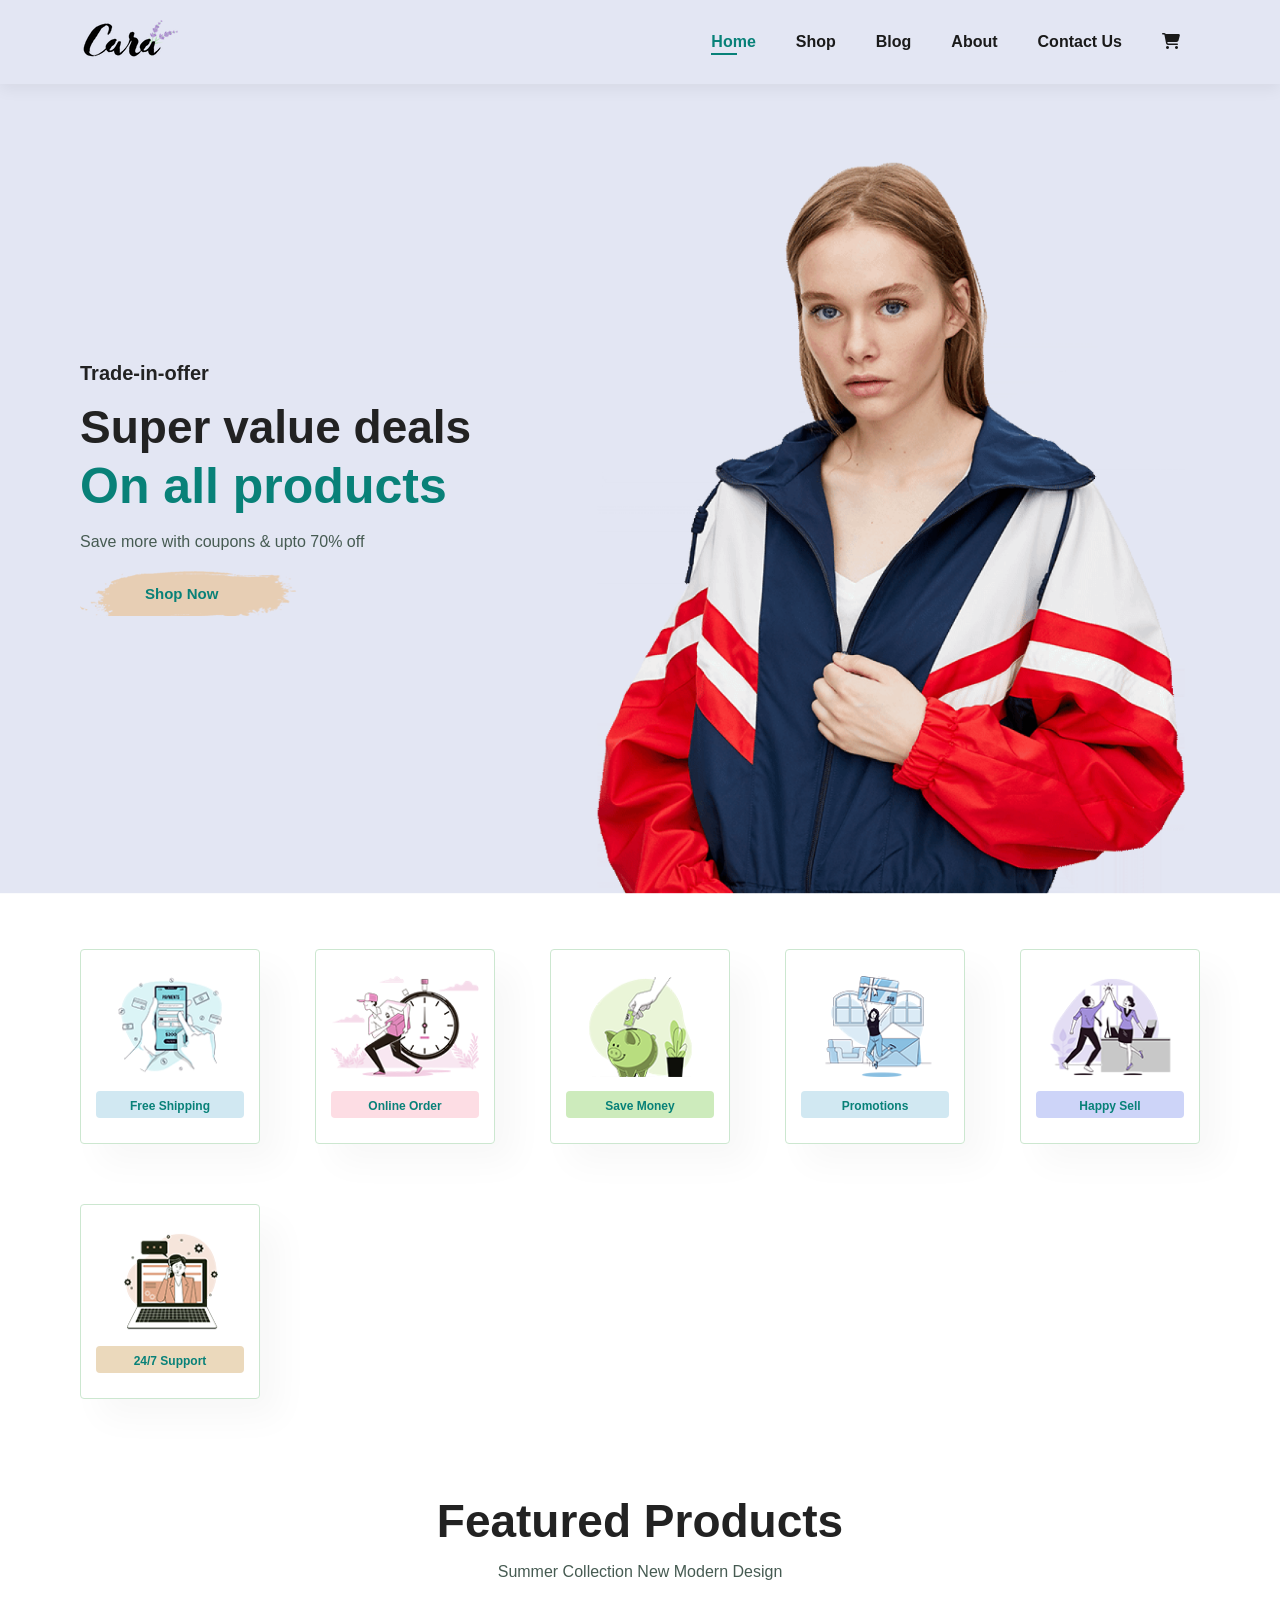
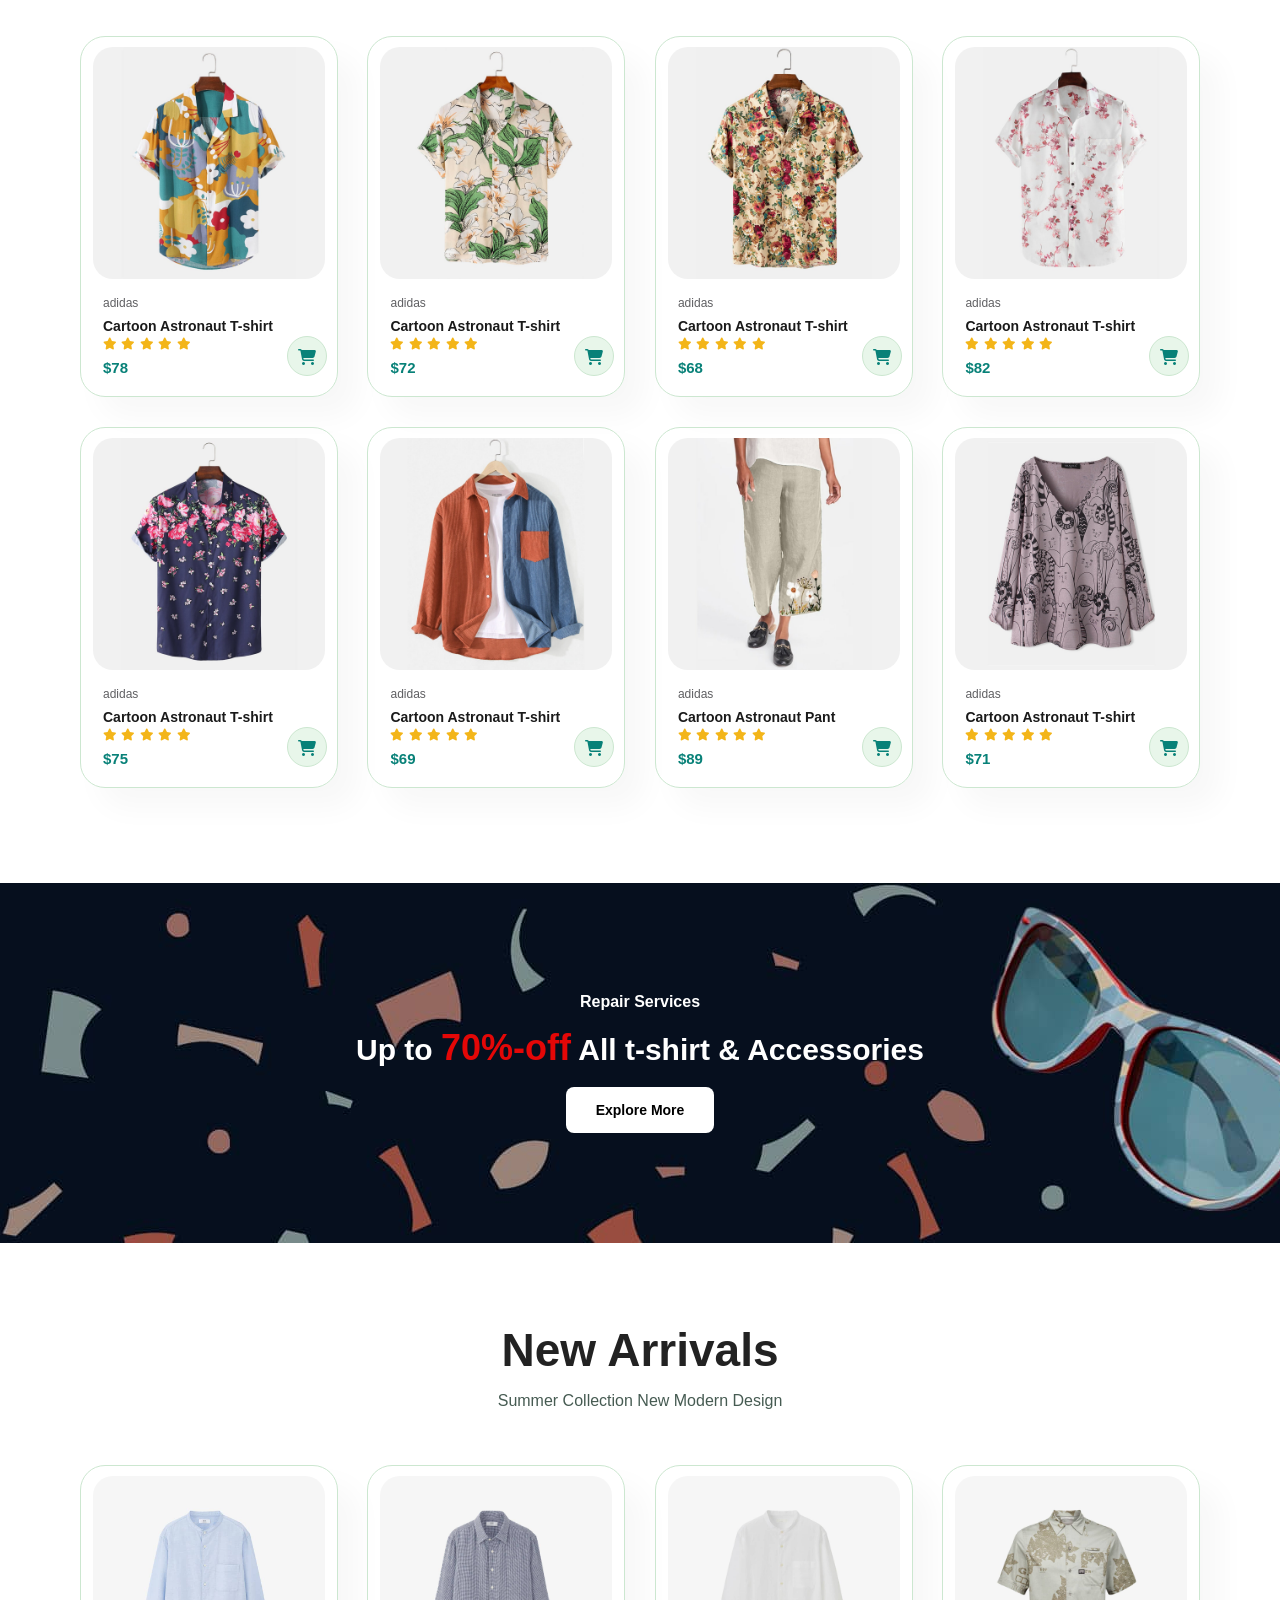
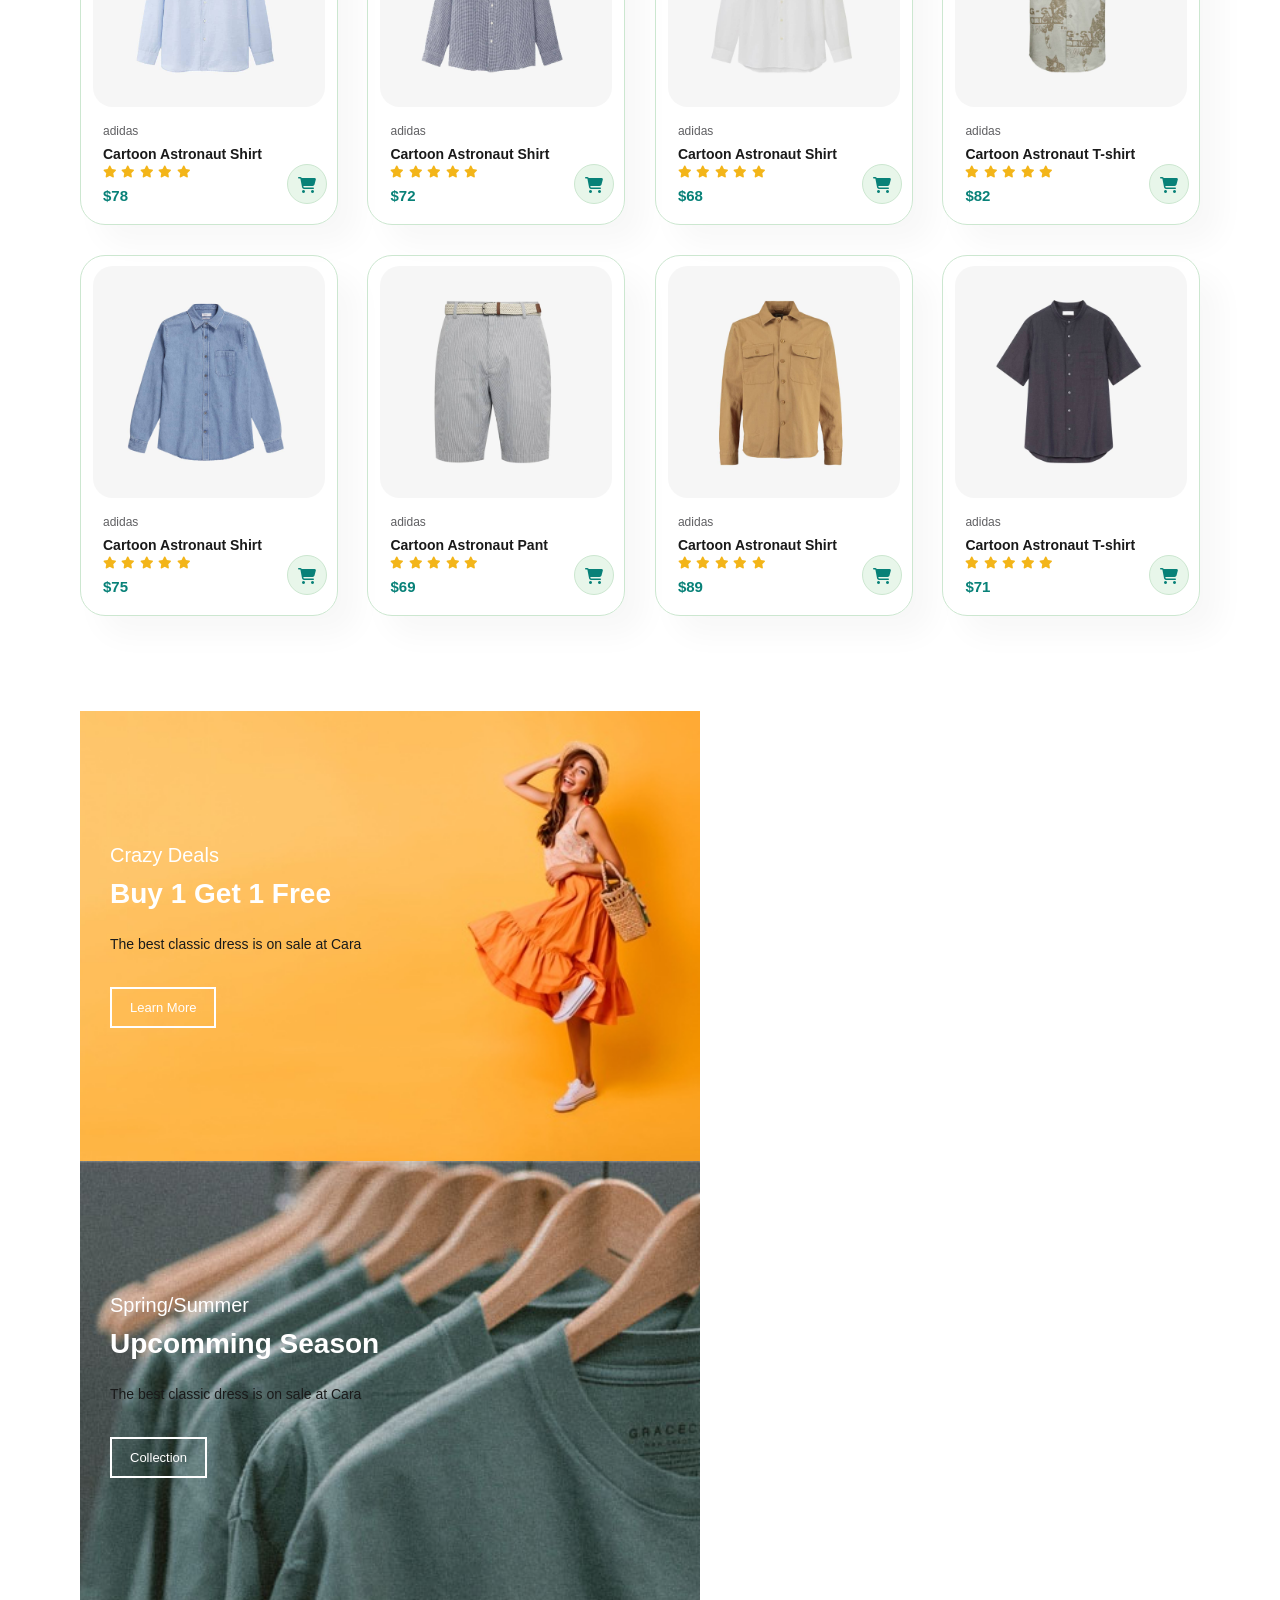
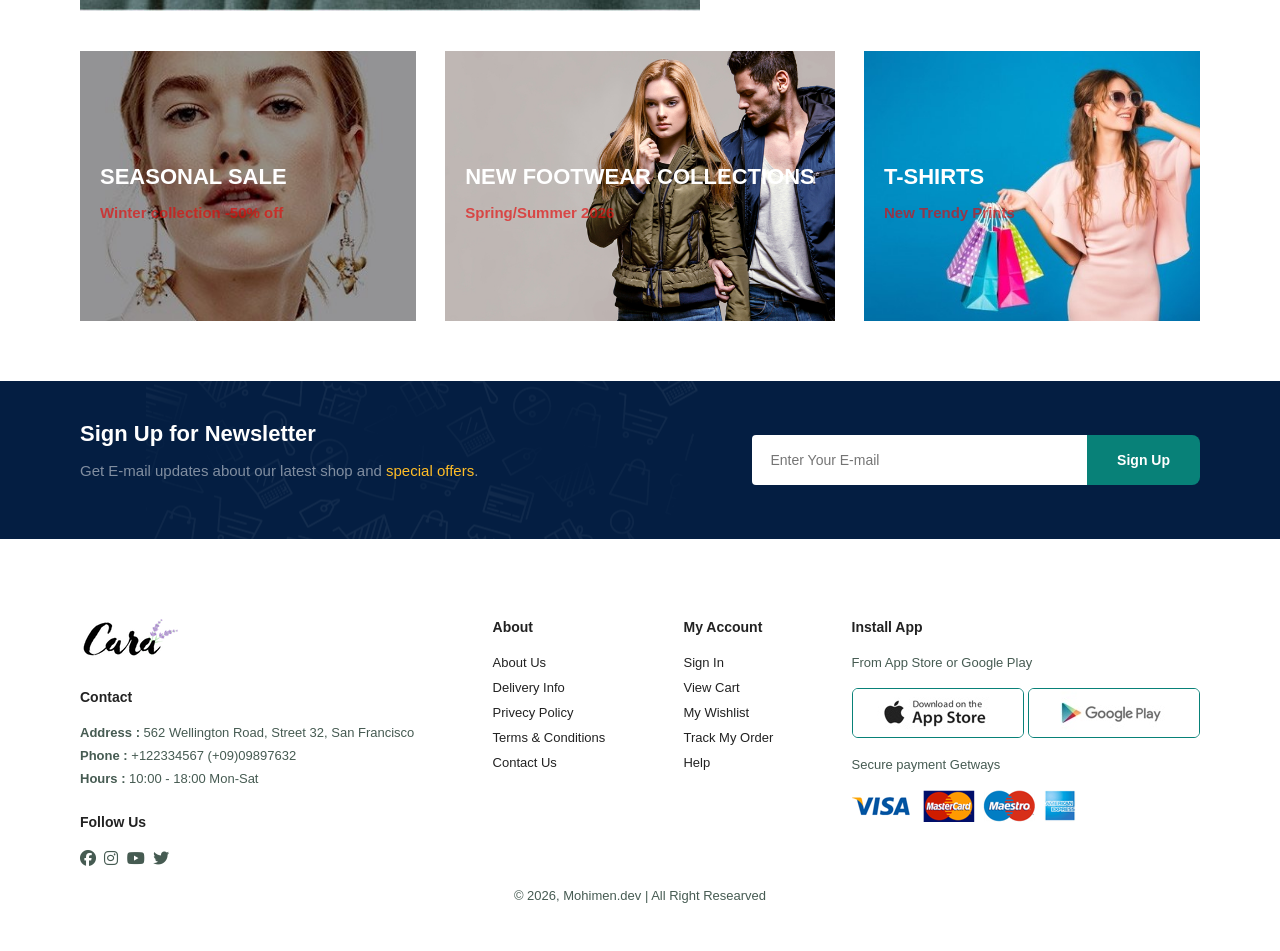
<file: index.html>
<!DOCTYPE html>
<html lang="en">
<head>
    <meta charset="UTF-8">
    <meta name="viewport" content="width=device-width, initial-scale=1.0">
    <title>e-commerce website</title>
    <link rel="stylesheet" href="style.css">
    <!-- font awesome -->
    <link rel="stylesheet" href="https://cdnjs.cloudflare.com/ajax/libs/font-awesome/6.7.2/css/all.min.css">
</head>
<body>
    <section id="header">
        <a href="#"><img src="img and icons/logo.png" class="logo" alt="logo"></a>
        <div>
            <ul id="navbar">
                 <li><a class="active" href="index.html">Home</a></li>
                 <li><a href="shop.html">Shop</a></li>
                 <li><a href="blog.html">Blog</a></li>
                 <li><a href="about.html">About</a></li>
                 <li><a href="contact.html">Contact Us</a></li>
                 <li><a href="cart.html" class="lg-bag"><i class="fa-solid fa-cart-shopping"></i></a></li>
                 <a href="#" id="close"><i class="fa-solid fa-xmark"></i></a>
            </ul>
        </div>
        <div id="mobile">
            <a href="cart.html"><i class="fa-solid fa-cart-shopping"></i></a>
            <i id="bar" class="fas fa-outdent "></i>
        </div>
    </section>

    <section id="hero">
        <h4>Trade-in-offer</h4>
        <h2>Super value deals</h2>
        <h1>On all products</h1>
        <p>Save more with coupons & upto 70% off</p>
        <button>Shop Now</button>
    </section>

    <section id="feature" class="section-p1">
        <div  class="fe-box">
           <img src="img and icons/feature/f1.png" alt="feature">
           <h6>Free Shipping</h6>
        </div>
        <div  class="fe-box">
           <img src="img and icons/feature/f2.png" alt="feature">
           <h6>Online Order</h6>
        </div>
        <div  class="fe-box">
           <img src="img and icons/feature/f3.png" alt="feature">
           <h6>Save Money</h6>
        </div>
        <div  class="fe-box">
           <img src="img and icons/feature/f4.png" alt="feature">
           <h6>Promotions</h6>
        </div>
        <div  class="fe-box">
           <img src="img and icons/feature/f5.png" alt="feature">
           <h6>Happy Sell</h6>
        </div>
        <div  class="fe-box">
           <img src="img and icons/feature/f6.png" alt="feature">
           <h6>24/7 Support</h6>
        </div>
    </section>

    <section id="product1" class="section-p1">
        <h2>Featured Products</h2>
        <p>Summer Collection New Modern Design</p>
        <div class="pro-container">
            <div class="pro">
                <img src="img and icons/products/f1.jpg" alt="">
                <div class="des">
                    <span>adidas</span>
                    <h5>Cartoon Astronaut T-shirt</h5>
                    <div class="star">
                        <i class="fa-solid fa-star"></i>
                        <i class="fa-solid fa-star"></i>
                        <i class="fa-solid fa-star"></i>
                        <i class="fa-solid fa-star"></i>
                        <i class="fa-solid fa-star"></i>
                    </div>
                    <h4>$78</h4>
                </div>
                <a href="#"><i class="fa-solid fa-cart-shopping cart"></i></a>
            </div>
            <div class="pro">
                <img src="img and icons/products/f2.jpg" alt="">
                <div class="des">
                    <span>adidas</span>
                    <h5>Cartoon Astronaut T-shirt</h5>
                    <div class="star">
                        <i class="fa-solid fa-star"></i>
                        <i class="fa-solid fa-star"></i>
                        <i class="fa-solid fa-star"></i>
                        <i class="fa-solid fa-star"></i>
                        <i class="fa-solid fa-star"></i>
                    </div>
                    <h4>$72</h4>
                </div>
                <a href="#"><i class="fa-solid fa-cart-shopping cart"></i></a>
            </div>
            <div class="pro">
                <img src="img and icons/products/f3.jpg" alt="">
                <div class="des">
                    <span>adidas</span>
                    <h5>Cartoon Astronaut T-shirt</h5>
                    <div class="star">
                        <i class="fa-solid fa-star"></i>
                        <i class="fa-solid fa-star"></i>
                        <i class="fa-solid fa-star"></i>
                        <i class="fa-solid fa-star"></i>
                        <i class="fa-solid fa-star"></i>
                    </div>
                    <h4>$68</h4>
                </div>
                <a href="#"><i class="fa-solid fa-cart-shopping cart"></i></a>
            </div>
            <div class="pro">
                <img src="img and icons/products/f4.jpg" alt="">
                <div class="des">
                    <span>adidas</span>
                    <h5>Cartoon Astronaut T-shirt</h5>
                    <div class="star">
                        <i class="fa-solid fa-star"></i>
                        <i class="fa-solid fa-star"></i>
                        <i class="fa-solid fa-star"></i>
                        <i class="fa-solid fa-star"></i>
                        <i class="fa-solid fa-star"></i>
                    </div>
                    <h4>$82</h4>
                </div>
                <a href="#"><i class="fa-solid fa-cart-shopping cart"></i></a>
            </div>
            <div class="pro">
                <img src="img and icons/products/f5.jpg" alt="">
                <div class="des">
                    <span>adidas</span>
                    <h5>Cartoon Astronaut T-shirt</h5>
                    <div class="star">
                        <i class="fa-solid fa-star"></i>
                        <i class="fa-solid fa-star"></i>
                        <i class="fa-solid fa-star"></i>
                        <i class="fa-solid fa-star"></i>
                        <i class="fa-solid fa-star"></i>
                    </div>
                    <h4>$75</h4>
                </div>
                <a href="#"><i class="fa-solid fa-cart-shopping cart"></i></a>
            </div>
            <div class="pro">
                <img src="img and icons/products/f6.jpg" alt="">
                <div class="des">
                    <span>adidas</span>
                    <h5>Cartoon Astronaut T-shirt</h5>
                    <div class="star">
                        <i class="fa-solid fa-star"></i>
                        <i class="fa-solid fa-star"></i>
                        <i class="fa-solid fa-star"></i>
                        <i class="fa-solid fa-star"></i>
                        <i class="fa-solid fa-star"></i>
                    </div>
                    <h4>$69</h4>
                </div>
                <a href="#"><i class="fa-solid fa-cart-shopping cart"></i></a>
            </div>
            <div class="pro">
                <img src="img and icons/products/f7.jpg" alt="">
                <div class="des">
                    <span>adidas</span>
                    <h5>Cartoon Astronaut Pant</h5>
                    <div class="star">
                        <i class="fa-solid fa-star"></i>
                        <i class="fa-solid fa-star"></i>
                        <i class="fa-solid fa-star"></i>
                        <i class="fa-solid fa-star"></i>
                        <i class="fa-solid fa-star"></i>
                    </div>
                    <h4>$89</h4>
                </div>
                <a href="#"><i class="fa-solid fa-cart-shopping cart"></i></a>
            </div>
            <div class="pro">
                <img src="img and icons/products/f8.jpg" alt="">
                <div class="des">
                    <span>adidas</span>
                    <h5>Cartoon Astronaut T-shirt</h5>
                    <div class="star">
                        <i class="fa-solid fa-star"></i>
                        <i class="fa-solid fa-star"></i>
                        <i class="fa-solid fa-star"></i>
                        <i class="fa-solid fa-star"></i>
                        <i class="fa-solid fa-star"></i>
                    </div>
                    <h4>$71</h4>
                </div>
                <a href="#"><i class="fa-solid fa-cart-shopping cart"></i></a>
            </div>
        </div>
    </section>

    <section id="banner" class="section-m1">
       <h4>Repair Services</h4>
       <h2>Up to <span>70%-off</span> All t-shirt & Accessories</h2>
       <button class="normal">Explore More</button>
    </section>

    <section id="product1" class="section-p1">
      <h2>New Arrivals</h2>
      <p>Summer Collection New Modern Design</p>
        <div class="pro-container">
            <div class="pro">
                <img src="img and icons/products/n1.jpg" alt="">
                <div class="des">
                    <span>adidas</span>
                    <h5>Cartoon Astronaut Shirt</h5>
                    <div class="star">
                        <i class="fa-solid fa-star"></i>
                        <i class="fa-solid fa-star"></i>
                        <i class="fa-solid fa-star"></i>
                        <i class="fa-solid fa-star"></i>
                        <i class="fa-solid fa-star"></i>
                    </div>
                    <h4>$78</h4>
                </div>
                <a href="#"><i class="fa-solid fa-cart-shopping cart"></i></a>
            </div>
            <div class="pro">
                <img src="img and icons/products/n2.jpg" alt="">
                <div class="des">
                    <span>adidas</span>
                    <h5>Cartoon Astronaut Shirt</h5>
                    <div class="star">
                        <i class="fa-solid fa-star"></i>
                        <i class="fa-solid fa-star"></i>
                        <i class="fa-solid fa-star"></i>
                        <i class="fa-solid fa-star"></i>
                        <i class="fa-solid fa-star"></i>
                    </div>
                    <h4>$72</h4>
                </div>
                <a href="#"><i class="fa-solid fa-cart-shopping cart"></i></a>
            </div>
            <div class="pro">
                <img src="img and icons/products/n3.jpg" alt="">
                <div class="des">
                    <span>adidas</span>
                    <h5>Cartoon Astronaut Shirt</h5>
                    <div class="star">
                        <i class="fa-solid fa-star"></i>
                        <i class="fa-solid fa-star"></i>
                        <i class="fa-solid fa-star"></i>
                        <i class="fa-solid fa-star"></i>
                        <i class="fa-solid fa-star"></i>
                    </div>
                    <h4>$68</h4>
                </div>
                <a href="#"><i class="fa-solid fa-cart-shopping cart"></i></a>
            </div>
            <div class="pro">
                <img src="img and icons/products/n4.jpg" alt="">
                <div class="des">
                    <span>adidas</span>
                    <h5>Cartoon Astronaut T-shirt</h5>
                    <div class="star">
                        <i class="fa-solid fa-star"></i>
                        <i class="fa-solid fa-star"></i>
                        <i class="fa-solid fa-star"></i>
                        <i class="fa-solid fa-star"></i>
                        <i class="fa-solid fa-star"></i>
                    </div>
                    <h4>$82</h4>
                </div>
                <a href="#"><i class="fa-solid fa-cart-shopping cart"></i></a>
            </div>
            <div class="pro">
                <img src="img and icons/products/n5.jpg" alt="">
                <div class="des">
                    <span>adidas</span>
                    <h5>Cartoon Astronaut Shirt</h5>
                    <div class="star">
                        <i class="fa-solid fa-star"></i>
                        <i class="fa-solid fa-star"></i>
                        <i class="fa-solid fa-star"></i>
                        <i class="fa-solid fa-star"></i>
                        <i class="fa-solid fa-star"></i>
                    </div>
                    <h4>$75</h4>
                </div>
                <a href="#"><i class="fa-solid fa-cart-shopping cart"></i></a>
            </div>
            <div class="pro">
                <img src="img and icons/products/n6.jpg" alt="">
                <div class="des">
                    <span>adidas</span>
                    <h5>Cartoon Astronaut Pant</h5>
                    <div class="star">
                        <i class="fa-solid fa-star"></i>
                        <i class="fa-solid fa-star"></i>
                        <i class="fa-solid fa-star"></i>
                        <i class="fa-solid fa-star"></i>
                        <i class="fa-solid fa-star"></i>
                    </div>
                    <h4>$69</h4>
                </div>
                <a href="#"><i class="fa-solid fa-cart-shopping cart"></i></a>
            </div>
            <div class="pro">
                <img src="img and icons/products/n7.jpg" alt="">
                <div class="des">
                    <span>adidas</span>
                    <h5>Cartoon Astronaut Shirt</h5>
                    <div class="star">
                        <i class="fa-solid fa-star"></i>
                        <i class="fa-solid fa-star"></i>
                        <i class="fa-solid fa-star"></i>
                        <i class="fa-solid fa-star"></i>
                        <i class="fa-solid fa-star"></i>
                    </div>
                    <h4>$89</h4>
                </div>
                <a href="#"><i class="fa-solid fa-cart-shopping cart"></i></a>
            </div>
            <div class="pro">
                <img src="img and icons/products/n8.jpg" alt="">
                <div class="des">
                    <span>adidas</span>
                    <h5>Cartoon Astronaut T-shirt</h5>
                    <div class="star">
                        <i class="fa-solid fa-star"></i>
                        <i class="fa-solid fa-star"></i>
                        <i class="fa-solid fa-star"></i>
                        <i class="fa-solid fa-star"></i>
                        <i class="fa-solid fa-star"></i>
                    </div>
                    <h4>$71</h4>
                </div>
                <a href="#"><i class="fa-solid fa-cart-shopping cart"></i></a>
            </div>
        </div>
    </section>

    <section id="sm-banner" class="section-p1">
         <div class="banner-box">
            <h4>Crazy Deals</h4>
            <h2>Buy 1 Get 1 Free</h2>
            <p>The best classic dress is on sale at Cara</p>
            <button class="white">Learn More</button>
         </div>
         <div class="banner-box banner-box2">
            <h4>Spring/Summer</h4>
            <h2>Upcomming Season</h2>
            <p>The best classic dress is on sale at Cara</p>
            <button class="white">Collection</button>
         </div>
    </section>

    <section id="banner3">
         <div class="banner-box">
            <h2>SEASONAL SALE</h2>
            <h3>Winter collection -50% off</h3>
         </div>
         <div class="banner-box banner-box2">
            <h2>NEW FOOTWEAR COLLECTIONS</h2>
            <h3>Spring/Summer 2026</h3>
         </div>
         <div class="banner-box banner-box3">
            <h2>T-SHIRTS</h2>
            <h3>New Trendy Prints</h3>
         </div>
    </section>

    <section id="newsletter" class="section-p1 section-m1">
        <div class="newstext">
            <h4>Sign Up for Newsletter</h4>
            <p>Get E-mail updates about our latest shop and <span>special offers</span>.</p>
        </div>
        <div class="form">
            <input type="text" placeholder="Enter Your E-mail">
            <button class="normal">Sign Up</button>
        </div>
    </section>

    <footer class="section-p1">
        <div class="col">
             <img class="logo" src="img and icons/logo.png" alt="">
             <h4>Contact</h4>
             <p><strong>Address :</strong> 562 Wellington Road, Street 32, San Francisco</p>
             <p><strong>Phone :</strong> +122334567 (+09)09897632</p>
             <p><strong>Hours :</strong> 10:00 - 18:00  Mon-Sat</p>
             <div class="follow">
                <h4>Follow Us</h4>
                <div class="icon">
                    <i class="fa-brands fa-facebook"></i>
                    <i class="fa-brands fa-instagram"></i>
                    <i class="fa-brands fa-youtube"></i>
                    <i class="fa-brands fa-twitter"></i>
                </div>
             </div>
        </div>
        <div class="col">
            <h4>About</h4>
            <a href="#">About Us</a>
            <a href="#">Delivery Info</a>
            <a href="#">Privecy Policy</a>
            <a href="#">Terms & Conditions</a>
            <a href="#">Contact Us</a>
        </div>
        <div class="col">
            <h4>My Account</h4>
            <a href="#">Sign In</a>
            <a href="#">View Cart</a>
            <a href="#">My Wishlist</a>
            <a href="#">Track My Order</a>
            <a href="#">Help</a>
        </div>
        <div class="col install">
            <h4>Install App</h4>
            <p>From App Store or Google Play</p>
            <div class="row">
                <img src="img and icons/pay/app.jpg" alt="">
                <img src="img and icons/pay/play.jpg" alt="">
            </div>
            <p>Secure payment Getways</p>
            <img src="img and icons/pay/pay.png" alt="">
        </div>

        <div class="copyright">
           <p> &copy; 2026, Mohimen.dev | All Right Researved</p>
        </div>
    </footer>

    <script src="script.js"></script>
</body>
</html>
</file>
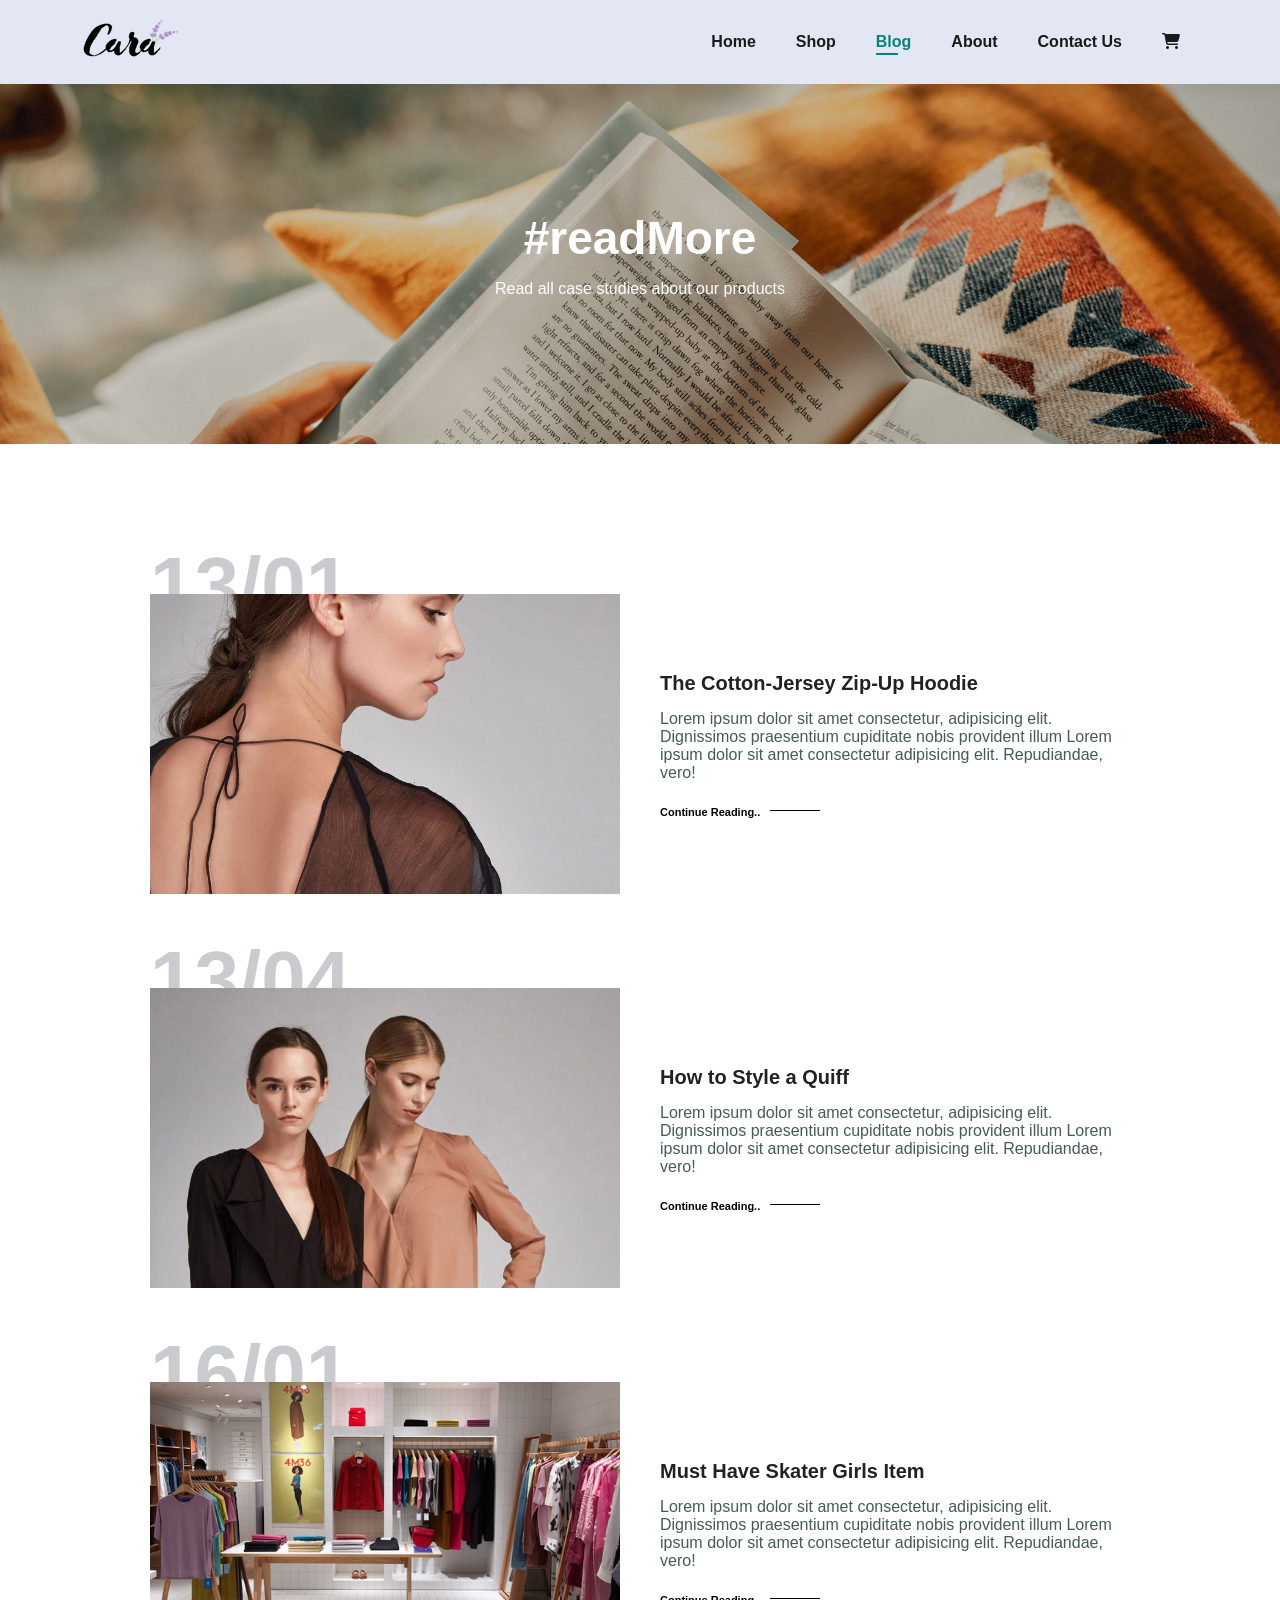
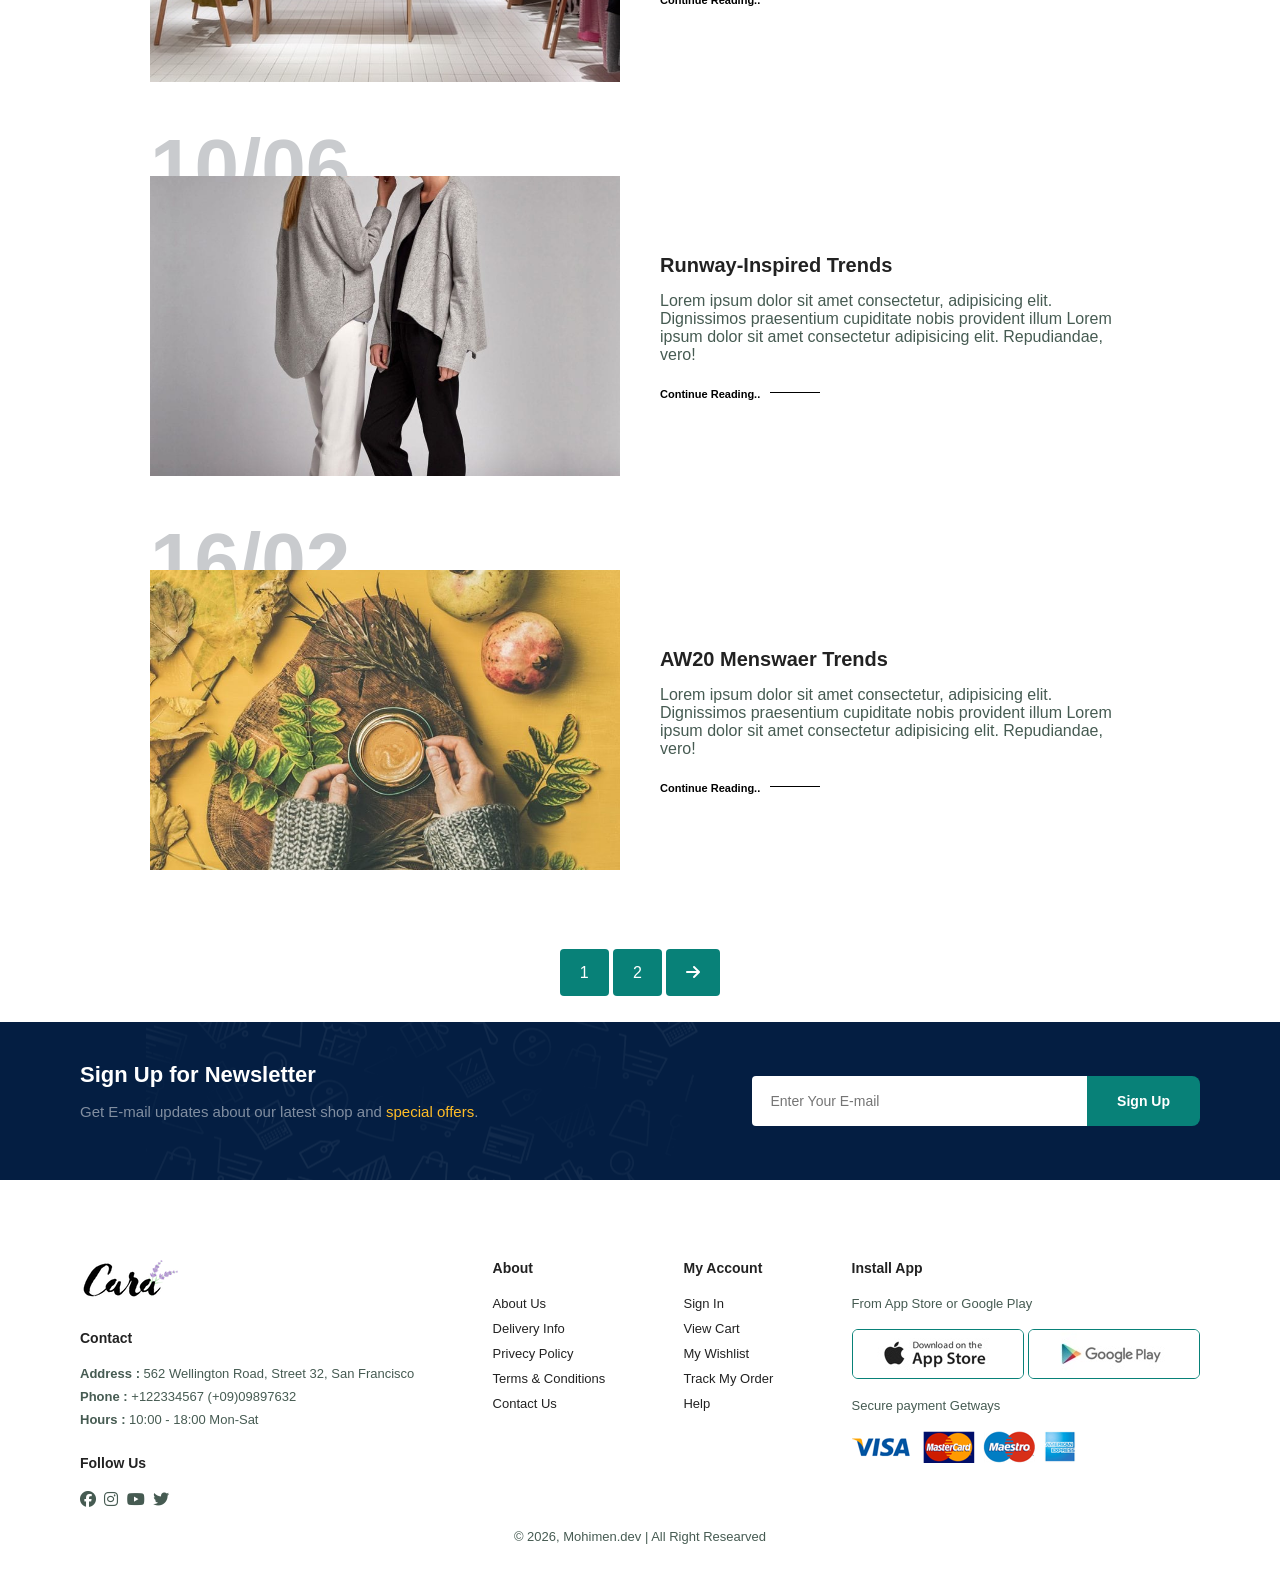
<file: blog.html>
<!DOCTYPE html>
<html lang="en">
<head>
    <meta charset="UTF-8">
    <meta name="viewport" content="width=device-width, initial-scale=1.0">
    <title>Blog</title>
    <link rel="stylesheet" href="style.css">
    <!-- font awesome -->
    <link rel="stylesheet" href="https://cdnjs.cloudflare.com/ajax/libs/font-awesome/6.7.2/css/all.min.css">
</head>
<body>
    <section id="header">
        <a href="#"><img src="img and icons/logo.png" class="logo" alt="logo"></a>
        <div>
            <ul id="navbar">
                 <li><a href="index.html">Home</a></li>
                 <li><a href="shop.html">Shop</a></li>
                 <li><a class="active" href="blog.html">Blog</a></li>
                 <li><a href="about.html">About</a></li>
                 <li><a href="contact.html">Contact Us</a></li>
                 <li><a href="cart.html" class="lg-bag"><i class="fa-solid fa-cart-shopping"></i></a></li>
                 <a href="#" id="close"><i class="fa-solid fa-xmark"></i></a>
            </ul>
        </div>
        <div id="mobile">
            <a href="cart.html"><i class="fa-solid fa-cart-shopping"></i></a>
            <i id="bar" class="fas fa-outdent "></i>
        </div>
    </section>

    <section id="blog-page-header">
        <h2>#readMore</h2>
        <p>Read all case studies about our products</p>
    </section>

    <section id="blog">
        <div class="blog-box">
            <div class="blog-img">
                <img src="img and icons/blog/b1.jpg" alt="">
            </div>
            <div class="blog-details">
                <h4>The Cotton-Jersey Zip-Up Hoodie</h4>
                <p>Lorem ipsum dolor sit amet consectetur, adipisicing elit. Dignissimos praesentium cupiditate nobis provident illum Lorem ipsum dolor sit amet consectetur adipisicing elit. Repudiandae, vero!</p>
                <a href="#">Continue Reading..</a>    
            </div>
            <h1>13/01</h1>
        </div>
        <div class="blog-box">
            <div class="blog-img">
                <img src="img and icons/blog/b2.jpg" alt="">
            </div>
            <div class="blog-details">
                <h4>How to Style a Quiff</h4>
                <p>Lorem ipsum dolor sit amet consectetur, adipisicing elit. Dignissimos praesentium cupiditate nobis provident illum Lorem ipsum dolor sit amet consectetur adipisicing elit. Repudiandae, vero!</p>
                <a href="#">Continue Reading..</a>    
            </div>
            <h1>13/04</h1>
        </div>
        <div class="blog-box">
            <div class="blog-img">
                <img src="img and icons/blog/b3.jpg" alt="">
            </div>
            <div class="blog-details">
                <h4>Must Have Skater Girls Item</h4>
                <p>Lorem ipsum dolor sit amet consectetur, adipisicing elit. Dignissimos praesentium cupiditate nobis provident illum Lorem ipsum dolor sit amet consectetur adipisicing elit. Repudiandae, vero!</p>
                <a href="#">Continue Reading..</a>    
            </div>
            <h1>16/01</h1>
        </div>
        <div class="blog-box">
            <div class="blog-img">
                <img src="img and icons/blog/b4.jpg" alt="">
            </div>
            <div class="blog-details">
                <h4>Runway-Inspired Trends</h4>
                <p>Lorem ipsum dolor sit amet consectetur, adipisicing elit. Dignissimos praesentium cupiditate nobis provident illum Lorem ipsum dolor sit amet consectetur adipisicing elit. Repudiandae, vero!</p>
                <a href="#">Continue Reading..</a>    
            </div>
            <h1>10/06</h1>
        </div>
        <div class="blog-box">
            <div class="blog-img">
                <img src="img and icons/blog/b6.jpg" alt="">
            </div>
            <div class="blog-details">
                <h4>AW20 Menswaer Trends</h4>
                <p>Lorem ipsum dolor sit amet consectetur, adipisicing elit. Dignissimos praesentium cupiditate nobis provident illum Lorem ipsum dolor sit amet consectetur adipisicing elit. Repudiandae, vero!</p>
                <a href="#">Continue Reading..</a>    
            </div>
            <h1>16/02</h1>
        </div>
    </section>


    <section id="pagination">
        <a href="#">1</a>
        <a href="blog2.html">2</a>
        <a href="blog2.html"><i class="fa-solid fa-arrow-right"></i></a>
    </section>

    <section id="newsletter" class="section-p1 section-m1">
        <div class="newstext">
            <h4>Sign Up for Newsletter</h4>
            <p>Get E-mail updates about our latest shop and <span>special offers</span>.</p>
        </div>
        <div class="form">
            <input type="text" placeholder="Enter Your E-mail">
            <button class="normal">Sign Up</button>
        </div>
    </section>

    <footer class="section-p1">
        <div class="col">
             <img class="logo" src="img and icons/logo.png" alt="">
             <h4>Contact</h4>
             <p><strong>Address :</strong> 562 Wellington Road, Street 32, San Francisco</p>
             <p><strong>Phone :</strong> +122334567 (+09)09897632</p>
             <p><strong>Hours :</strong> 10:00 - 18:00  Mon-Sat</p>
             <div class="follow">
                <h4>Follow Us</h4>
                <div class="icon">
                    <i class="fa-brands fa-facebook"></i>
                    <i class="fa-brands fa-instagram"></i>
                    <i class="fa-brands fa-youtube"></i>
                    <i class="fa-brands fa-twitter"></i>
                </div>
             </div>
        </div>
        <div class="col">
            <h4>About</h4>
            <a href="#">About Us</a>
            <a href="#">Delivery Info</a>
            <a href="#">Privecy Policy</a>
            <a href="#">Terms & Conditions</a>
            <a href="#">Contact Us</a>
        </div>
        <div class="col">
            <h4>My Account</h4>
            <a href="#">Sign In</a>
            <a href="#">View Cart</a>
            <a href="#">My Wishlist</a>
            <a href="#">Track My Order</a>
            <a href="#">Help</a>
        </div>
        <div class="col install">
            <h4>Install App</h4>
            <p>From App Store or Google Play</p>
            <div class="row">
                <img src="img and icons/pay/app.jpg" alt="">
                <img src="img and icons/pay/play.jpg" alt="">
            </div>
            <p>Secure payment Getways</p>
            <img src="img and icons/pay/pay.png" alt="">
        </div>

        <div class="copyright">
           <p> &copy; 2026, Mohimen.dev | All Right Researved</p>
        </div>
    </footer>
    
    
    <script src="script.js"></script>
</body>
</html>
</file>
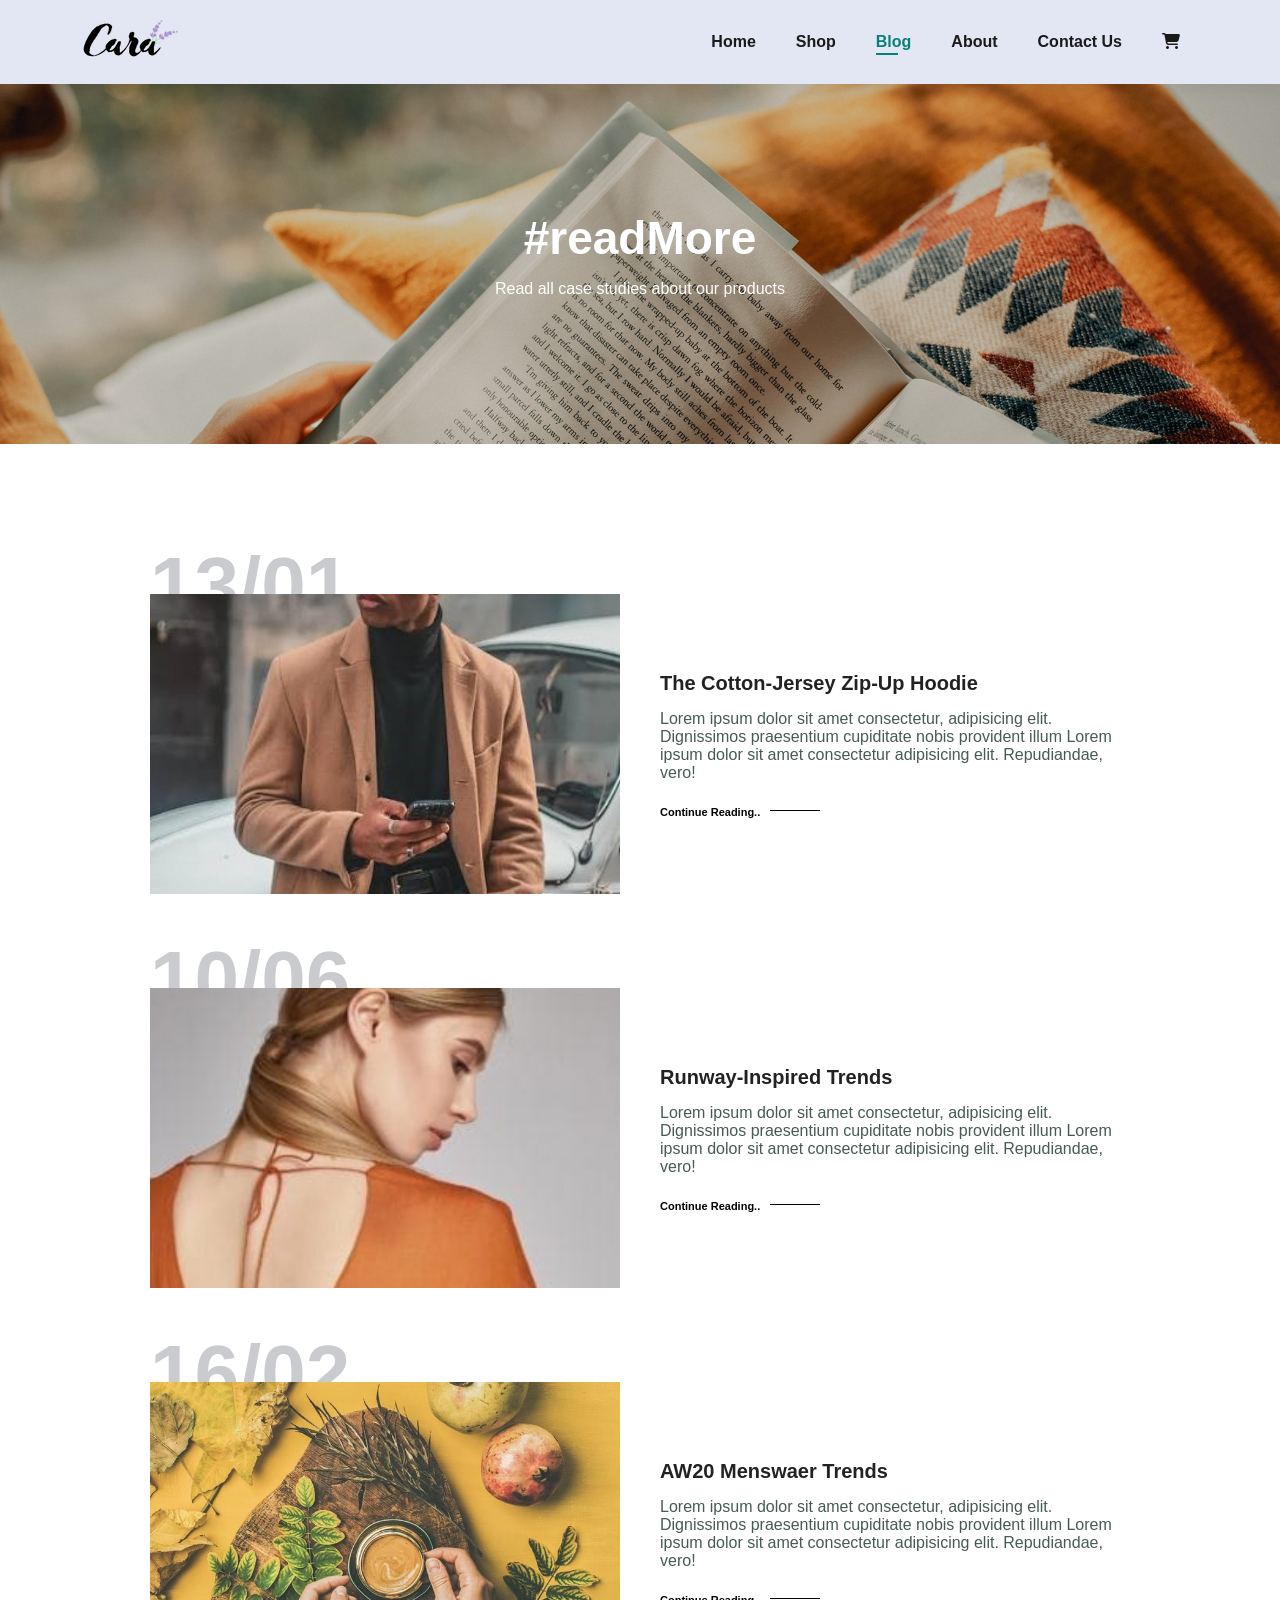
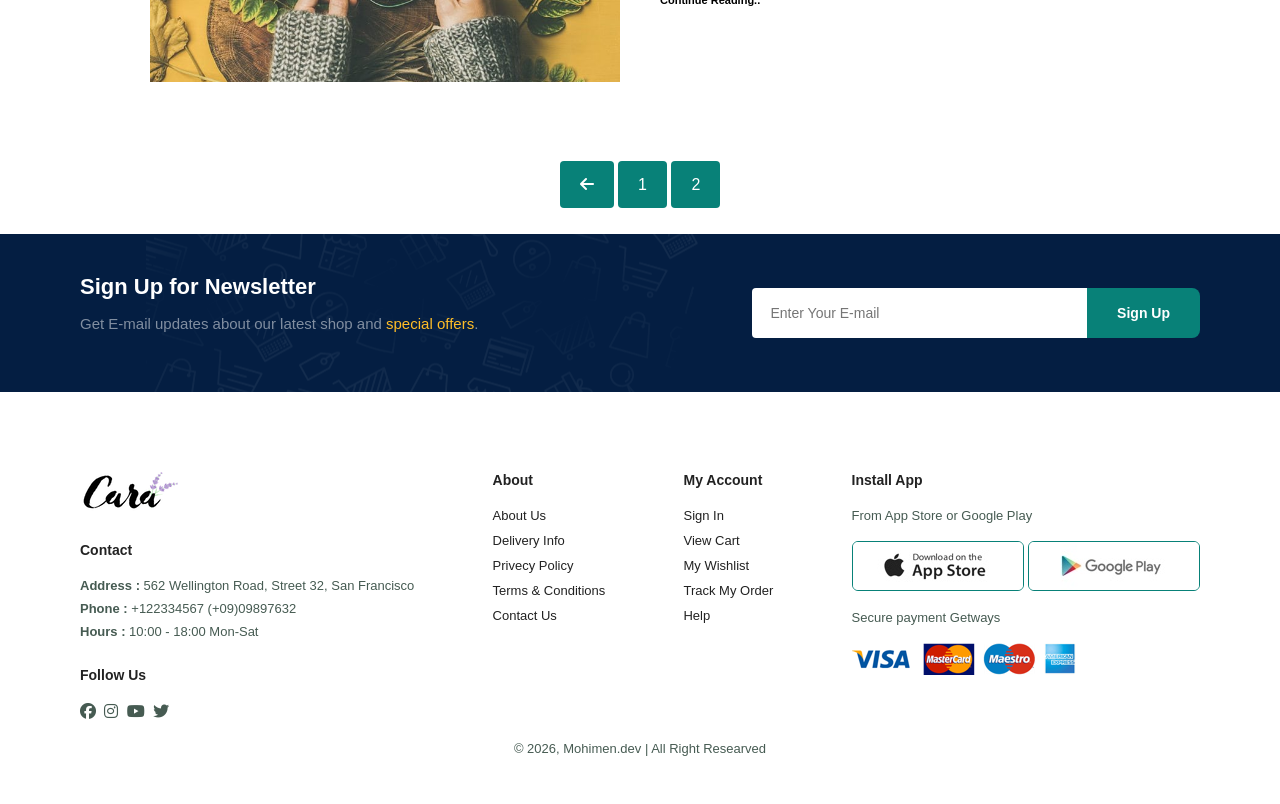
<file: blog2.html>
<!DOCTYPE html>
<html lang="en">
<head>
    <meta charset="UTF-8">
    <meta name="viewport" content="width=device-width, initial-scale=1.0">
    <title>Blog</title>
    <link rel="stylesheet" href="style.css">
    <!-- font awesome -->
    <link rel="stylesheet" href="https://cdnjs.cloudflare.com/ajax/libs/font-awesome/6.7.2/css/all.min.css">
</head>
<body>
    <section id="header">
        <a href="#"><img src="img and icons/logo.png" class="logo" alt="logo"></a>
        <div>
            <ul id="navbar">
                 <li><a href="index.html">Home</a></li>
                 <li><a href="shop.html">Shop</a></li>
                 <li><a class="active" href="blog.html">Blog</a></li>
                 <li><a href="about.html">About</a></li>
                 <li><a href="contact.html">Contact Us</a></li>
                 <li><a href="cart.html" class="lg-bag"><i class="fa-solid fa-cart-shopping"></i></a></li>
                 <a href="#" id="close"><i class="fa-solid fa-xmark"></i></a>
            </ul>
        </div>
        <div id="mobile">
            <a href="cart.html"><i class="fa-solid fa-cart-shopping"></i></a>
            <i id="bar" class="fas fa-outdent "></i>
        </div>
    </section>

    <section id="blog-page-header">
        <h2>#readMore</h2>
        <p>Read all case studies about our products</p>
    </section>

    <section id="blog">
        <div class="blog-box">
            <div class="blog-img">
                <img src="img and icons/blog/b8.jpg" alt="">
            </div>
            <div class="blog-details">
                <h4>The Cotton-Jersey Zip-Up Hoodie</h4>
                <p>Lorem ipsum dolor sit amet consectetur, adipisicing elit. Dignissimos praesentium cupiditate nobis provident illum Lorem ipsum dolor sit amet consectetur adipisicing elit. Repudiandae, vero!</p>
                <a href="#">Continue Reading..</a>    
            </div>
            <h1>13/01</h1>
        </div>
        <div class="blog-box">
            <div class="blog-img">
                <img src="img and icons/blog/b7.jpg" alt="">
            </div>
            <div class="blog-details">
                <h4>Runway-Inspired Trends</h4>
                <p>Lorem ipsum dolor sit amet consectetur, adipisicing elit. Dignissimos praesentium cupiditate nobis provident illum Lorem ipsum dolor sit amet consectetur adipisicing elit. Repudiandae, vero!</p>
                <a href="#">Continue Reading..</a>    
            </div>
            <h1>10/06</h1>
        </div>
        <div class="blog-box">
            <div class="blog-img">
                <img src="img and icons/blog/b6.jpg" alt="">
            </div>
            <div class="blog-details">
                <h4>AW20 Menswaer Trends</h4>
                <p>Lorem ipsum dolor sit amet consectetur, adipisicing elit. Dignissimos praesentium cupiditate nobis provident illum Lorem ipsum dolor sit amet consectetur adipisicing elit. Repudiandae, vero!</p>
                <a href="#">Continue Reading..</a>    
            </div>
            <h1>16/02</h1>
        </div>
    </section>


    <section id="pagination">
        <a href="blog.html"><i class="fa-solid fa-arrow-left"></i></a>
        <a href="blog.html">1</a>
        <a href="#">2</a>
    </section>

    <section id="newsletter" class="section-p1 section-m1">
        <div class="newstext">
            <h4>Sign Up for Newsletter</h4>
            <p>Get E-mail updates about our latest shop and <span>special offers</span>.</p>
        </div>
        <div class="form">
            <input type="text" placeholder="Enter Your E-mail">
            <button class="normal">Sign Up</button>
        </div>
    </section>

    <footer class="section-p1">
        <div class="col">
             <img class="logo" src="img and icons/logo.png" alt="">
             <h4>Contact</h4>
             <p><strong>Address :</strong> 562 Wellington Road, Street 32, San Francisco</p>
             <p><strong>Phone :</strong> +122334567 (+09)09897632</p>
             <p><strong>Hours :</strong> 10:00 - 18:00  Mon-Sat</p>
             <div class="follow">
                <h4>Follow Us</h4>
                <div class="icon">
                    <i class="fa-brands fa-facebook"></i>
                    <i class="fa-brands fa-instagram"></i>
                    <i class="fa-brands fa-youtube"></i>
                    <i class="fa-brands fa-twitter"></i>
                </div>
             </div>
        </div>
        <div class="col">
            <h4>About</h4>
            <a href="#">About Us</a>
            <a href="#">Delivery Info</a>
            <a href="#">Privecy Policy</a>
            <a href="#">Terms & Conditions</a>
            <a href="#">Contact Us</a>
        </div>
        <div class="col">
            <h4>My Account</h4>
            <a href="#">Sign In</a>
            <a href="#">View Cart</a>
            <a href="#">My Wishlist</a>
            <a href="#">Track My Order</a>
            <a href="#">Help</a>
        </div>
        <div class="col install">
            <h4>Install App</h4>
            <p>From App Store or Google Play</p>
            <div class="row">
                <img src="img and icons/pay/app.jpg" alt="">
                <img src="img and icons/pay/play.jpg" alt="">
            </div>
            <p>Secure payment Getways</p>
            <img src="img and icons/pay/pay.png" alt="">
        </div>

        <div class="copyright">
           <p> &copy; 2026, Mohimen.dev | All Right Researved</p>
        </div>
    </footer>
    
    
    <script src="script.js"></script>
</body>
</html>
</file>
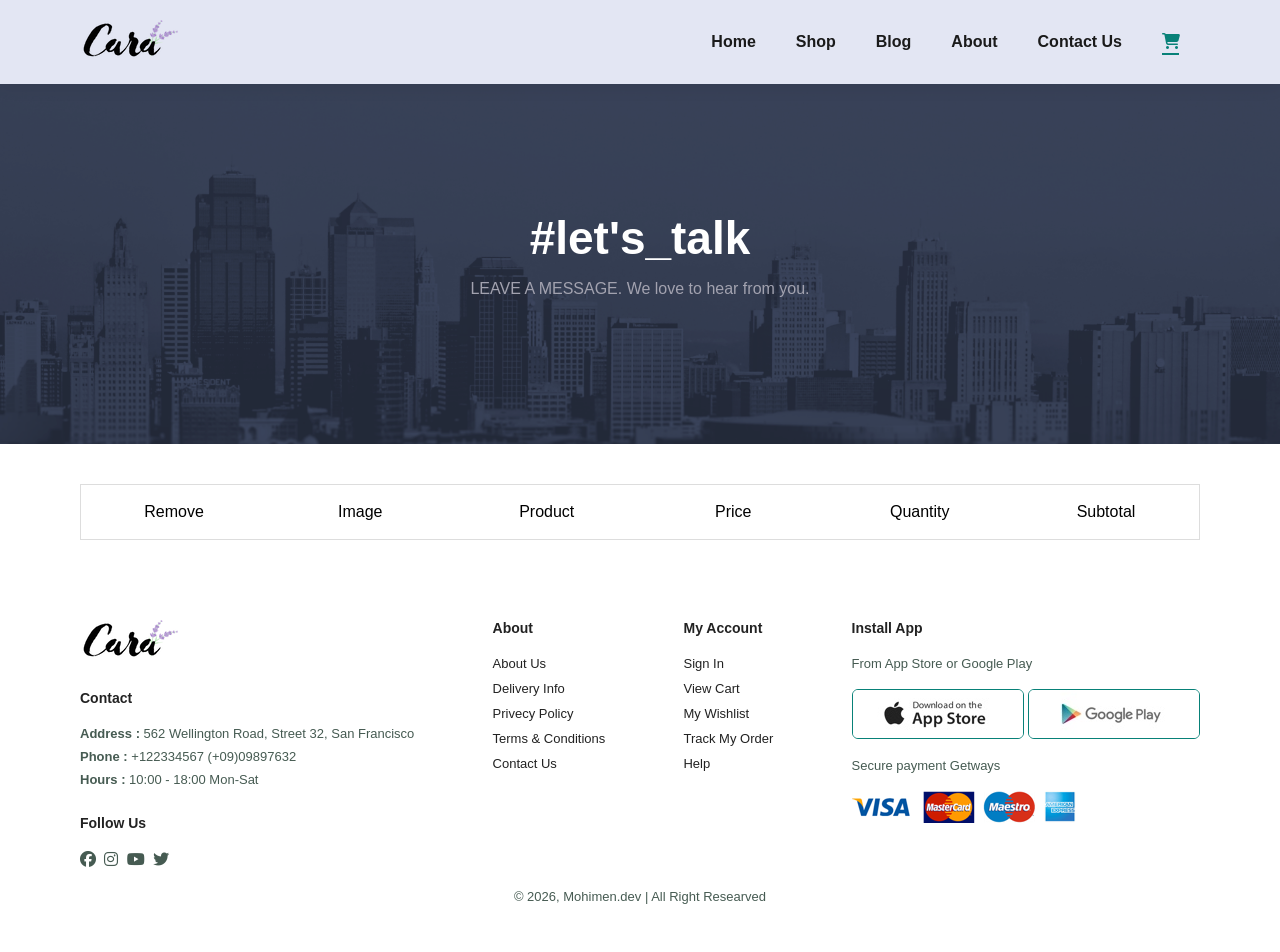
<file: cart.html>
<!DOCTYPE html>
<html lang="en">
<head>
    <meta charset="UTF-8">
    <meta name="viewport" content="width=device-width, initial-scale=1.0">
    <title>Cart</title>
    <link rel="stylesheet" href="style.css">
    <!-- font awesome -->
    <link rel="stylesheet" href="https://cdnjs.cloudflare.com/ajax/libs/font-awesome/6.7.2/css/all.min.css">
</head>
<body>
    <section id="header">
        <a href="#"><img src="img and icons/logo.png" class="logo" alt="logo"></a>
        <div>
            <ul id="navbar">
                 <li><a href="index.html">Home</a></li>
                 <li><a href="shop.html">Shop</a></li>
                 <li><a href="blog.html">Blog</a></li>
                 <li><a href="about.html">About</a></li>
                 <li><a href="contact.html">Contact Us</a></li>
                 <li><a class="active" href="cart.html" class="lg-bag"><i class="fa-solid fa-cart-shopping"></i></a></li>
                 <a href="#" id="close"><i class="fa-solid fa-xmark"></i></a>
            </ul>
        </div>
        <div id="mobile">
            <a href="cart.html"><i class="fa-solid fa-cart-shopping"></i></a>
            <i id="bar" class="fas fa-outdent "></i>
        </div>
    </section>

    <section id="page-header" class="about-page">
        <h2>#let's_talk</h2>
        <p>LEAVE A MESSAGE. We love to hear from you.</p>
    </section>   

    <section id="cart" class="section-p1">
        <table width="100%" >
           <thead>
            <tr>
                <td>Remove</td>
                <td>Image</td>
                <td>Product</td>
                <td>Price</td>
                <td>Quantity</td>
                <td>Subtotal</td>
            </tr>
           </thead>
           
           <tbody id="cartBody">

           </tbody>
        </table>
    </section>
    <!-- <section id="newsletter" class="section-p1 section-m1">
        <div class="newstext">
            <h4>Sign Up for Newsletter</h4>
            <p>Get E-mail updates about our latest shop and <span>special offers</span>.</p>
        </div>
        <div class="form">
            <input type="text" placeholder="Enter Your E-mail">
            <button class="normal">Sign Up</button>
        </div>
    </section> -->

    <footer class="section-p1">
        <div class="col">
             <img class="logo" src="img and icons/logo.png" alt="">
             <h4>Contact</h4>
             <p><strong>Address :</strong> 562 Wellington Road, Street 32, San Francisco</p>
             <p><strong>Phone :</strong> +122334567 (+09)09897632</p>
             <p><strong>Hours :</strong> 10:00 - 18:00  Mon-Sat</p>
             <div class="follow">
                <h4>Follow Us</h4>
                <div class="icon">
                    <i class="fa-brands fa-facebook"></i>
                    <i class="fa-brands fa-instagram"></i>
                    <i class="fa-brands fa-youtube"></i>
                    <i class="fa-brands fa-twitter"></i>
                </div>
             </div>
        </div>
        <div class="col">
            <h4>About</h4>
            <a href="#">About Us</a>
            <a href="#">Delivery Info</a>
            <a href="#">Privecy Policy</a>
            <a href="#">Terms & Conditions</a>
            <a href="#">Contact Us</a>
        </div>
        <div class="col">
            <h4>My Account</h4>
            <a href="#">Sign In</a>
            <a href="#">View Cart</a>
            <a href="#">My Wishlist</a>
            <a href="#">Track My Order</a>
            <a href="#">Help</a>
        </div>
        <div class="col install">
            <h4>Install App</h4>
            <p>From App Store or Google Play</p>
            <div class="row">
                <img src="img and icons/pay/app.jpg" alt="">
                <img src="img and icons/pay/play.jpg" alt="">
            </div>
            <p>Secure payment Getways</p>
            <img src="img and icons/pay/pay.png" alt="">
        </div>

        <div class="copyright">
           <p> &copy; 2026, Mohimen.dev | All Right Researved</p>
        </div>
    </footer>
    
    
    <script src="script.js"></script>
</body>
</html>
</file>
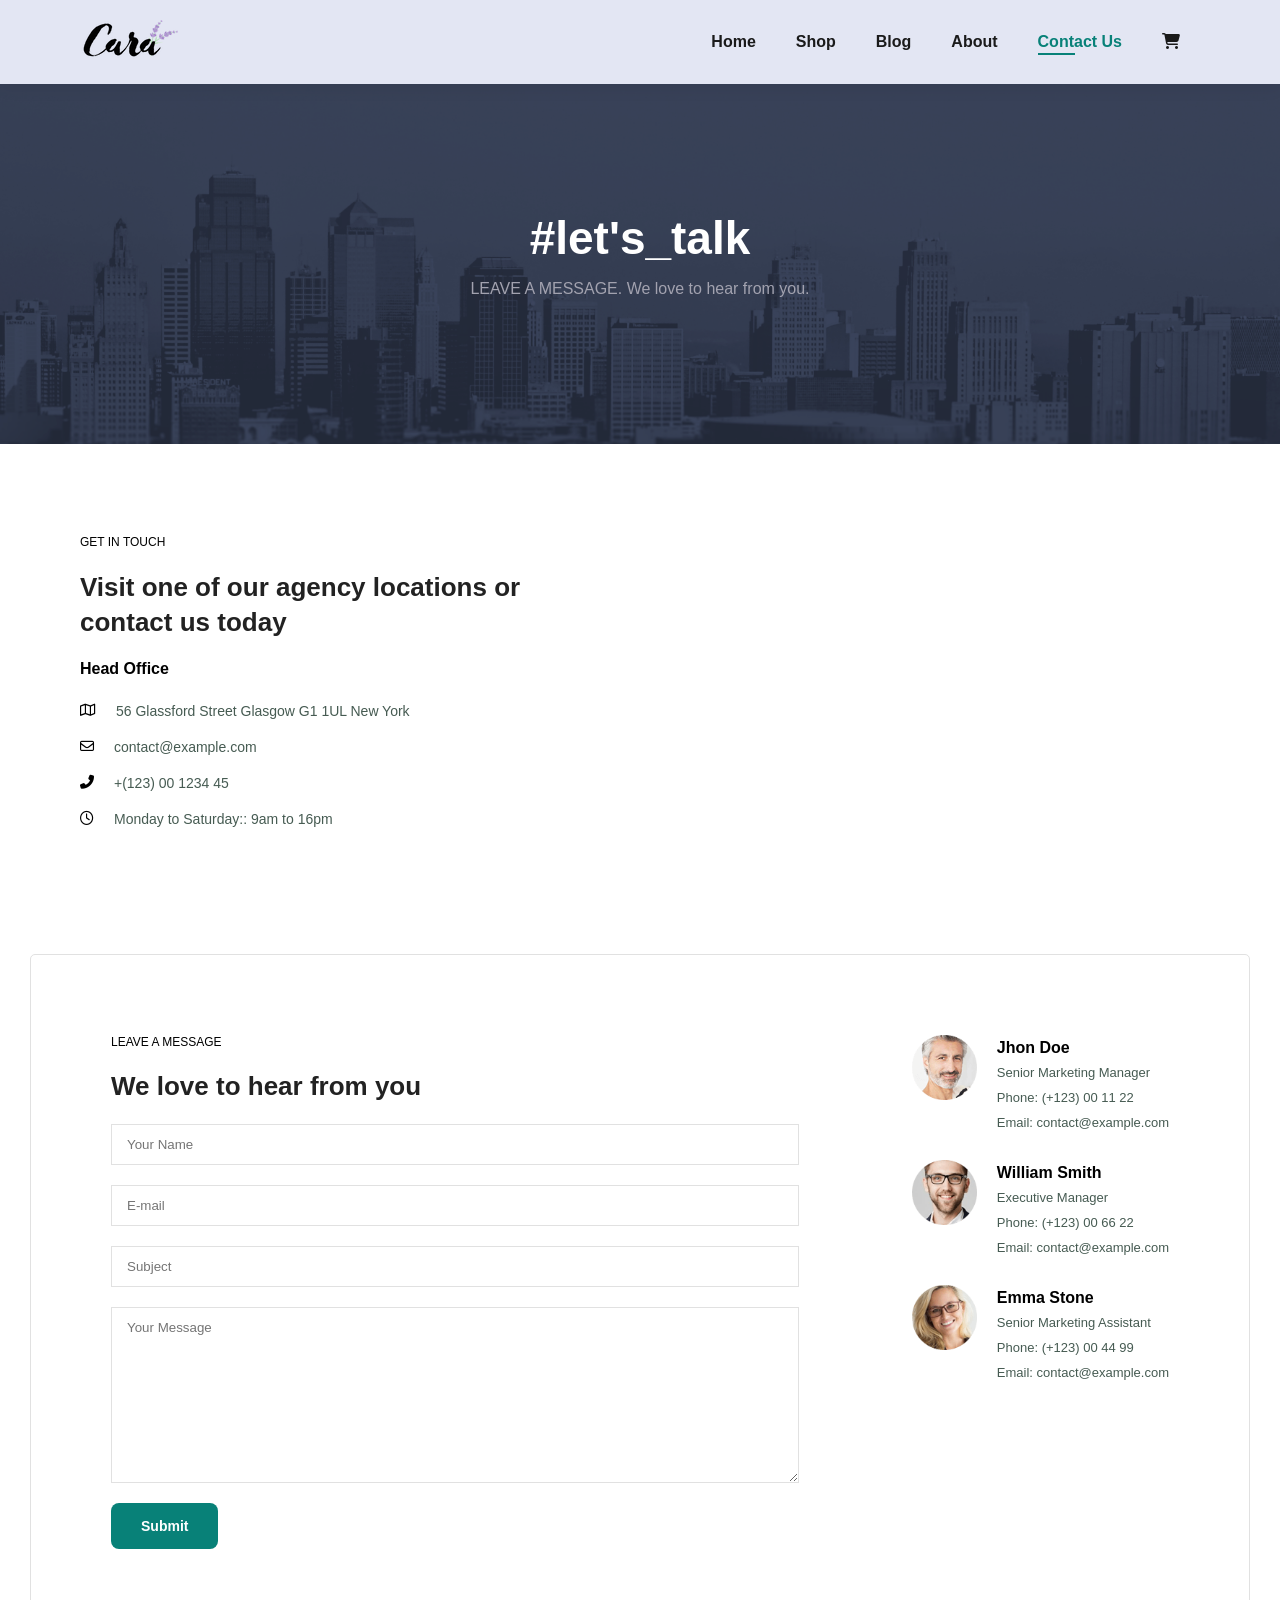
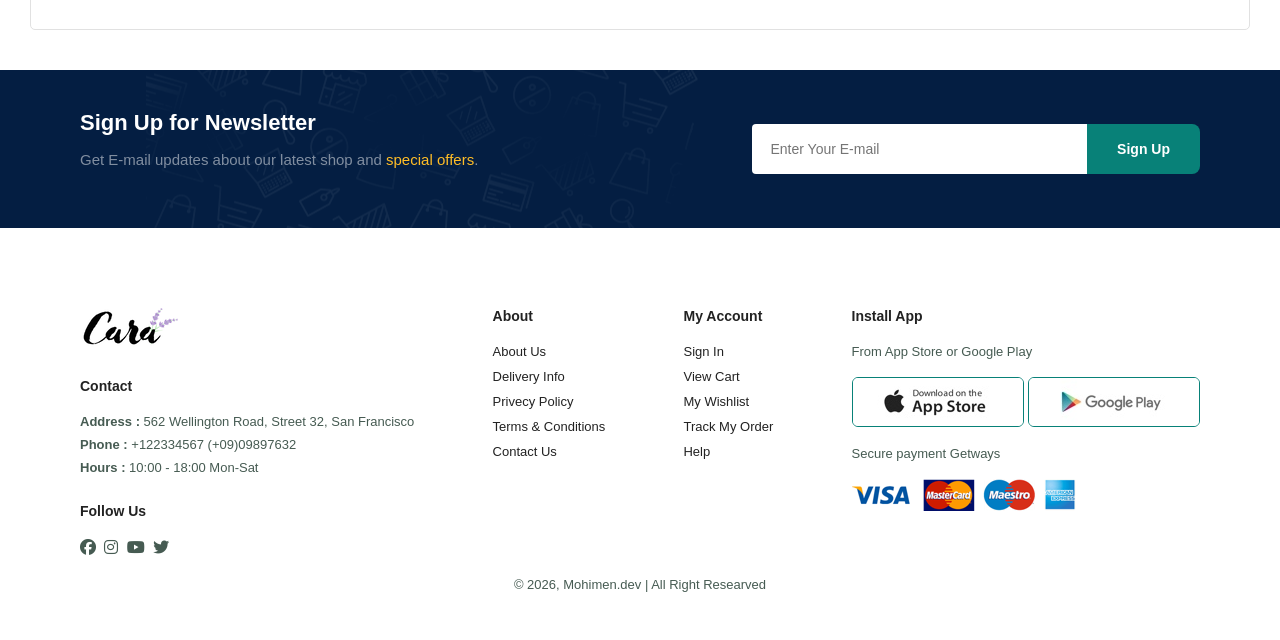
<file: contact.html>
<!DOCTYPE html>
<html lang="en">
<head>
    <meta charset="UTF-8">
    <meta name="viewport" content="width=device-width, initial-scale=1.0">
    <title>About</title>
    <link rel="stylesheet" href="style.css">
    <!-- font awesome -->
    <link rel="stylesheet" href="https://cdnjs.cloudflare.com/ajax/libs/font-awesome/6.7.2/css/all.min.css">
</head>
<body>
    <section id="header">
        <a href="#"><img src="img and icons/logo.png" class="logo" alt="logo"></a>
        <div>
            <ul id="navbar">
                 <li><a href="index.html">Home</a></li>
                 <li><a href="shop.html">Shop</a></li>
                 <li><a href="blog.html">Blog</a></li>
                 <li><a href="about.html">About</a></li>
                 <li><a class="active" href="contact.html">Contact Us</a></li>
                 <li><a href="cart.html" class="lg-bag"><i class="fa-solid fa-cart-shopping"></i></a></li>
                 <a href="#" id="close"><i class="fa-solid fa-xmark"></i></a>
            </ul>
        </div>
        <div id="mobile">
            <a href="cart.html"><i class="fa-solid fa-cart-shopping"></i></a>
            <i id="bar" class="fas fa-outdent "></i>
        </div>
    </section>

    <section id="page-header" class="about-page">
        <h2>#let's_talk</h2>
        <p>LEAVE A MESSAGE. We love to hear from you.</p>
    </section>

    <section id="contact-details" class="section-p1">
        <div class="details">
            <span>GET IN TOUCH</span>
            <h2>Visit one of our agency locations or contact us today</h2>
            <h3>Head Office</h3>
            <div>
                <li>
                    <i class="fa-regular fa-map"></i>
                    <p>56 Glassford Street Glasgow G1 1UL New York</p>
                </li>
                <li>
                    <i class="fa-regular fa-envelope"></i>
                    <p>contact@example.com</p>
                </li>
                <li>
                    <i class="fas fa-phone-alt"></i>
                    <p>+(123) 00 1234 45</p>
                </li>
                <li>
                    <i class="fa-regular fa-clock"></i>
                    <p>Monday to Saturday:: 9am to 16pm</p>
                </li>
            </div>
        </div>

        <div class="map">
            <iframe src="https://www.google.com/maps/embed?pb=!1m18!1m12!1m3!1d752.3735434817726!2d91.58954313359514!3d22.745932149019513!2m3!1f0!2f0!3f0!3m2!1i1024!2i768!4f13.1!3m3!1m2!1s0x37533714e1dc3c01%3A0xea6d667f3606eb3d!2sMirsharai!5e1!3m2!1sen!2sbd!4v1784085329140!5m2!1sen!2sbd" width="600" height="450" style="border:0;" allowfullscreen="" loading="lazy" referrerpolicy="strict-origin-when-cross-origin"></iframe>
        </div>
    </section>

    <section id="form-details" class="section-p1">
        <form action="">
            <span>LEAVE A MESSAGE</span>
            <h2>We love to hear from you</h2>
            <input type="text" placeholder="Your Name">
            <input type="email" placeholder="E-mail">
            <input type="text" placeholder="Subject">
            <textarea name="" id="" cols="30" rows="10" placeholder="Your Message"></textarea>
            <button class="normal">Submit</button>
        </form>

        <div class="people">
            <div>
                <img src="img and icons/peopole/1.png" alt="">
                <p><span>Jhon Doe</span> Senior Marketing Manager <br>
                Phone: (+123) 00 11 22 <br>
                Email: contact@example.com</p>
            </div>
            <div>
                <img src="img and icons/peopole/2.png" alt="">
                <p><span>William Smith</span> Executive Manager <br>
                Phone: (+123) 00 66 22 <br>
                Email: contact@example.com</p>
            </div>
            <div>
                <img src="img and icons/peopole/3.png" alt="">
                <p><span>Emma Stone</span> Senior Marketing Assistant <br>
                Phone: (+123) 00 44 99 <br>
                Email: contact@example.com</p>
            </div>
        </div>
    </section>

    <section id="newsletter" class="section-p1 section-m1">
        <div class="newstext">
            <h4>Sign Up for Newsletter</h4>
            <p>Get E-mail updates about our latest shop and <span>special offers</span>.</p>
        </div>
        <div class="form">
            <input type="text" placeholder="Enter Your E-mail">
            <button class="normal">Sign Up</button>
        </div>
    </section>

    <footer class="section-p1">
        <div class="col">
             <img class="logo" src="img and icons/logo.png" alt="">
             <h4>Contact</h4>
             <p><strong>Address :</strong> 562 Wellington Road, Street 32, San Francisco</p>
             <p><strong>Phone :</strong> +122334567 (+09)09897632</p>
             <p><strong>Hours :</strong> 10:00 - 18:00  Mon-Sat</p>
             <div class="follow">
                <h4>Follow Us</h4>
                <div class="icon">
                    <i class="fa-brands fa-facebook"></i>
                    <i class="fa-brands fa-instagram"></i>
                    <i class="fa-brands fa-youtube"></i>
                    <i class="fa-brands fa-twitter"></i>
                </div>
             </div>
        </div>
        <div class="col">
            <h4>About</h4>
            <a href="#">About Us</a>
            <a href="#">Delivery Info</a>
            <a href="#">Privecy Policy</a>
            <a href="#">Terms & Conditions</a>
            <a href="#">Contact Us</a>
        </div>
        <div class="col">
            <h4>My Account</h4>
            <a href="#">Sign In</a>
            <a href="#">View Cart</a>
            <a href="#">My Wishlist</a>
            <a href="#">Track My Order</a>
            <a href="#">Help</a>
        </div>
        <div class="col install">
            <h4>Install App</h4>
            <p>From App Store or Google Play</p>
            <div class="row">
                <img src="img and icons/pay/app.jpg" alt="">
                <img src="img and icons/pay/play.jpg" alt="">
            </div>
            <p>Secure payment Getways</p>
            <img src="img and icons/pay/pay.png" alt="">
        </div>

        <div class="copyright">
           <p> &copy; 2026, Mohimen.dev | All Right Researved</p>
        </div>
    </footer>
    
    
    <script src="script.js"></script>
</body>
</html>
</file>
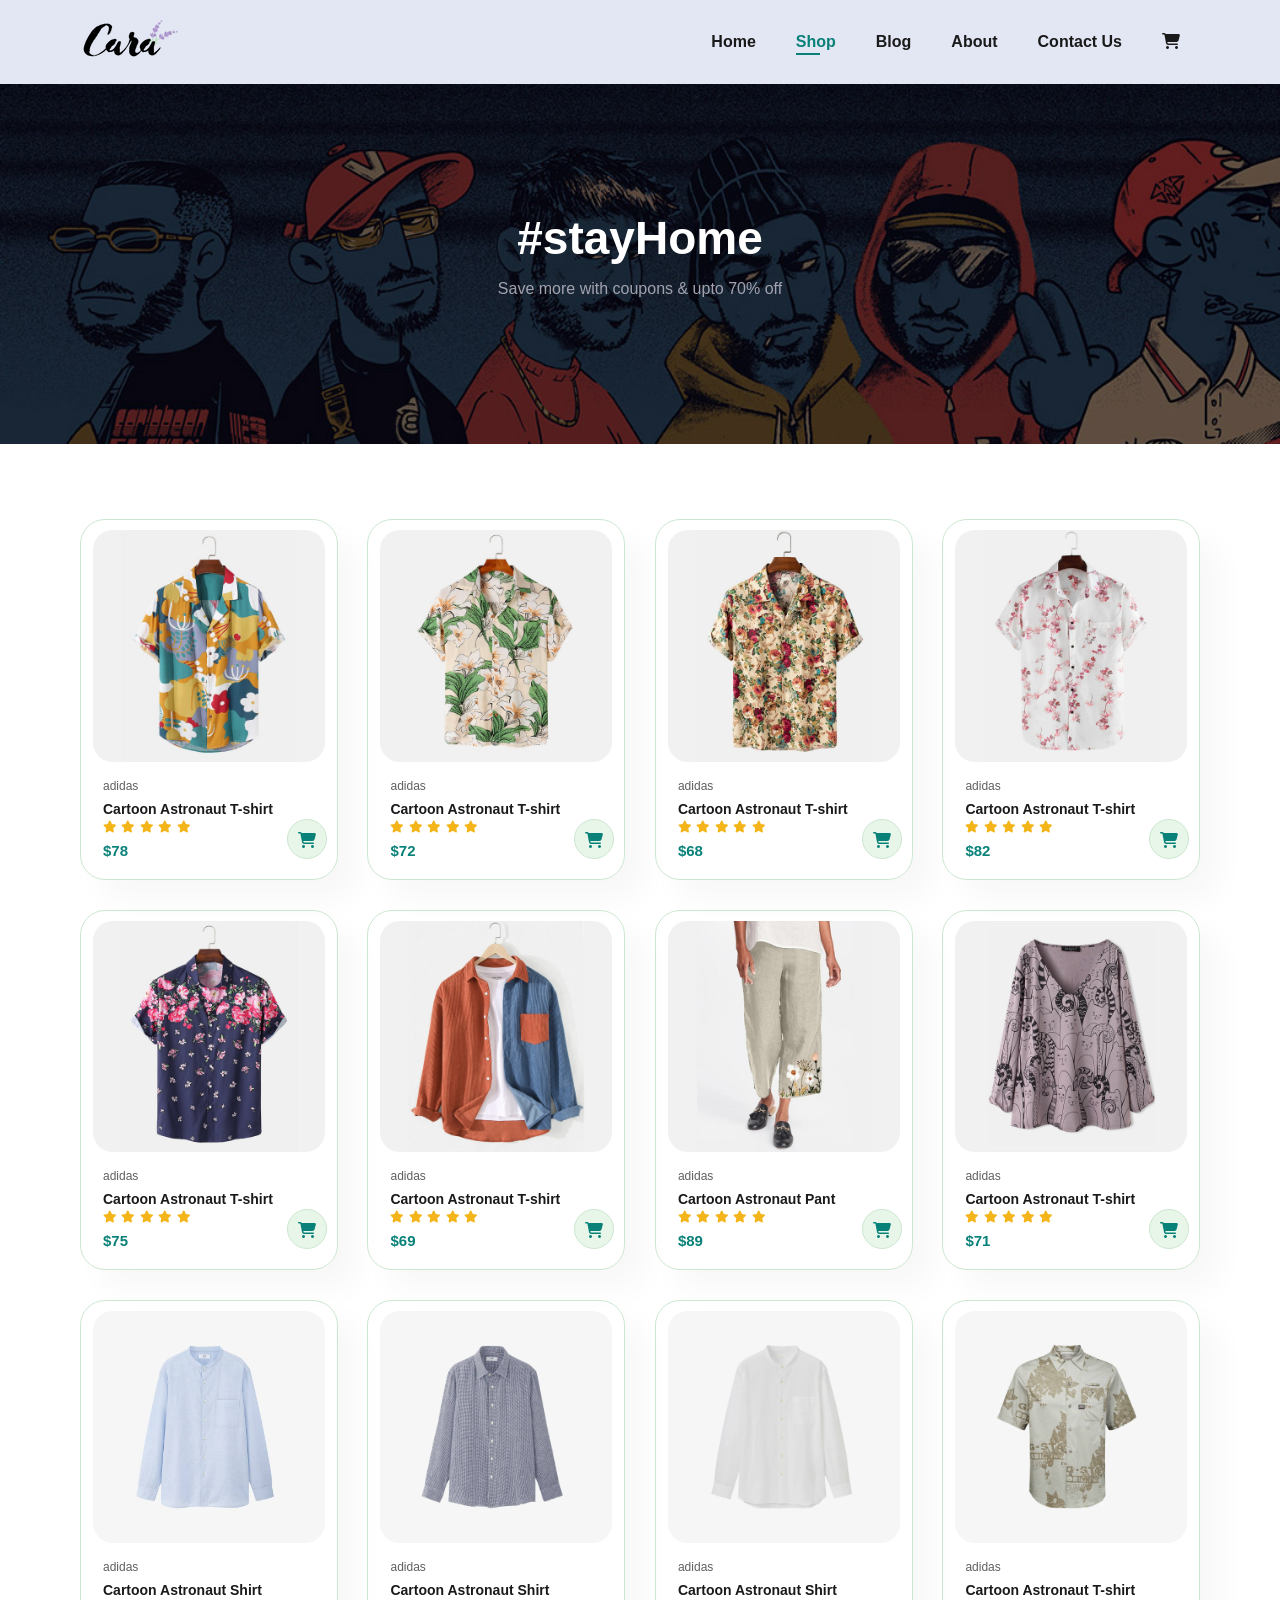
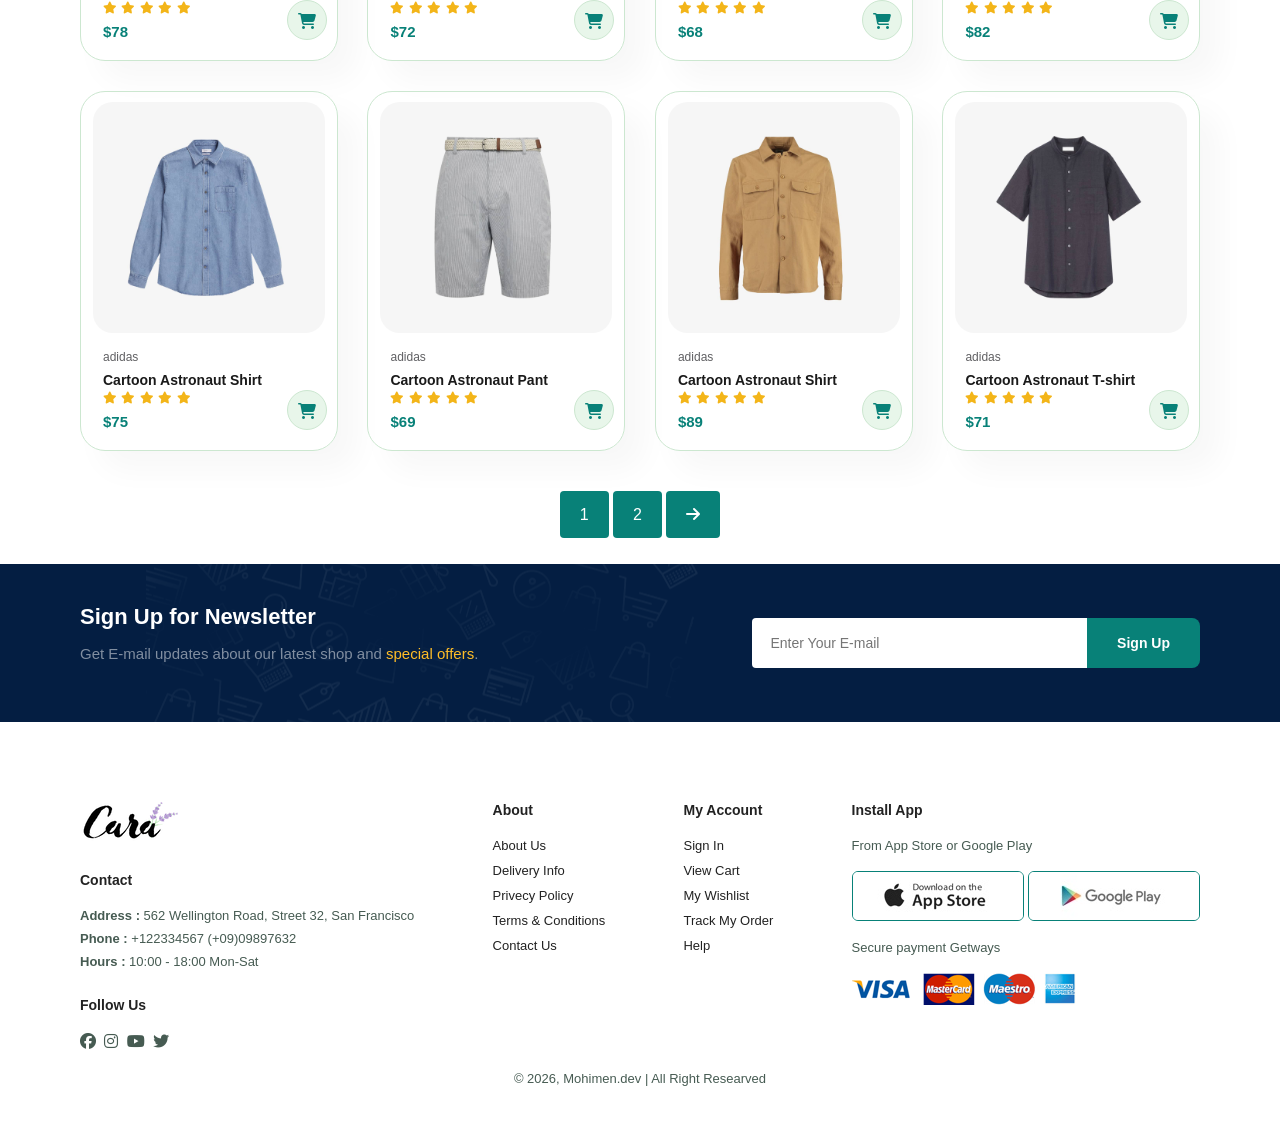
<file: shop.html>
<!DOCTYPE html>
<html lang="en">
<head>
    <meta charset="UTF-8">
    <meta name="viewport" content="width=device-width, initial-scale=1.0">
    <title>Shop</title>
    <link rel="stylesheet" href="style.css">
    <!-- font awesome -->
    <link rel="stylesheet" href="https://cdnjs.cloudflare.com/ajax/libs/font-awesome/6.7.2/css/all.min.css">
</head>
<body>
    <section id="header">
        <a href="#"><img src="img and icons/logo.png" class="logo" alt="logo"></a>
        <div>
            <ul id="navbar">
                 <li><a href="index.html">Home</a></li>
                 <li><a class="active" href="shop.html">Shop</a></li>
                 <li><a href="blog.html">Blog</a></li>
                 <li><a href="about.html">About</a></li>
                 <li><a href="contact.html">Contact Us</a></li>
                 <li><a href="cart.html" class="lg-bag"><i class="fa-solid fa-cart-shopping"></i></a></li>
                 <a href="#" id="close"><i class="fa-solid fa-xmark"></i></a>
            </ul>
        </div>
        <div id="mobile">
            <a href="cart.html"><i class="fa-solid fa-cart-shopping"></i></a>
            <i id="bar" class="fas fa-outdent "></i>
        </div>
    </section>

    <section id="page-header">
        <h2>#stayHome</h2>
        <p>Save more with coupons & upto 70% off</p>
    </section>

    <section id="product1" class="section-p1">
        <div class="pro-container">
            <div class="pro" >
                <img src="img and icons/products/f1.jpg" alt="">
                <div class="des">
                    <span>adidas</span>
                    <h5>Cartoon Astronaut T-shirt</h5>
                    <div class="star">
                        <i class="fa-solid fa-star"></i>
                        <i class="fa-solid fa-star"></i>
                        <i class="fa-solid fa-star"></i>
                        <i class="fa-solid fa-star"></i>
                        <i class="fa-solid fa-star"></i>
                    </div>
                    <h4>$78</h4>
                </div>
                <a href="#"><i class="fa-solid fa-cart-shopping cart"></i></a>
            </div>
            <div class="pro" >
                <img src="img and icons/products/f2.jpg" alt="">
                <div class="des">
                    <span>adidas</span>
                    <h5>Cartoon Astronaut T-shirt</h5>
                    <div class="star">
                        <i class="fa-solid fa-star"></i>
                        <i class="fa-solid fa-star"></i>
                        <i class="fa-solid fa-star"></i>
                        <i class="fa-solid fa-star"></i>
                        <i class="fa-solid fa-star"></i>
                    </div>
                    <h4>$72</h4>
                </div>
                <a href="#"><i class="fa-solid fa-cart-shopping cart"></i></a>
            </div>
            <div class="pro" >
                <img src="img and icons/products/f3.jpg" alt="">
                <div class="des">
                    <span>adidas</span>
                    <h5>Cartoon Astronaut T-shirt</h5>
                    <div class="star">
                        <i class="fa-solid fa-star"></i>
                        <i class="fa-solid fa-star"></i>
                        <i class="fa-solid fa-star"></i>
                        <i class="fa-solid fa-star"></i>
                        <i class="fa-solid fa-star"></i>
                    </div>
                    <h4>$68</h4>
                </div>
                <a href="#"><i class="fa-solid fa-cart-shopping cart"></i></a>
            </div>
            <div class="pro" >
                <img src="img and icons/products/f4.jpg" alt="">
                <div class="des">
                    <span>adidas</span>
                    <h5>Cartoon Astronaut T-shirt</h5>
                    <div class="star">
                        <i class="fa-solid fa-star"></i>
                        <i class="fa-solid fa-star"></i>
                        <i class="fa-solid fa-star"></i>
                        <i class="fa-solid fa-star"></i>
                        <i class="fa-solid fa-star"></i>
                    </div>
                    <h4>$82</h4>
                </div>
                <a href="#"><i class="fa-solid fa-cart-shopping cart"></i></a>
            </div>
            <div class="pro" >
                <img src="img and icons/products/f5.jpg" alt="">
                <div class="des">
                    <span>adidas</span>
                    <h5>Cartoon Astronaut T-shirt</h5>
                    <div class="star">
                        <i class="fa-solid fa-star"></i>
                        <i class="fa-solid fa-star"></i>
                        <i class="fa-solid fa-star"></i>
                        <i class="fa-solid fa-star"></i>
                        <i class="fa-solid fa-star"></i>
                    </div>
                    <h4>$75</h4>
                </div>
                <a href="#"><i class="fa-solid fa-cart-shopping cart"></i></a>
            </div>
            <div class="pro" >
                <img src="img and icons/products/f6.jpg" alt="">
                <div class="des">
                    <span>adidas</span>
                    <h5>Cartoon Astronaut T-shirt</h5>
                    <div class="star">
                        <i class="fa-solid fa-star"></i>
                        <i class="fa-solid fa-star"></i>
                        <i class="fa-solid fa-star"></i>
                        <i class="fa-solid fa-star"></i>
                        <i class="fa-solid fa-star"></i>
                    </div>
                    <h4>$69</h4>
                </div>
                <a href="#"><i class="fa-solid fa-cart-shopping cart"></i></a>
            </div>
            <div class="pro" >
                <img src="img and icons/products/f7.jpg" alt="">
                <div class="des">
                    <span>adidas</span>
                    <h5>Cartoon Astronaut Pant</h5>
                    <div class="star">
                        <i class="fa-solid fa-star"></i>
                        <i class="fa-solid fa-star"></i>
                        <i class="fa-solid fa-star"></i>
                        <i class="fa-solid fa-star"></i>
                        <i class="fa-solid fa-star"></i>
                    </div>
                    <h4>$89</h4>
                </div>
                <a href="#"><i class="fa-solid fa-cart-shopping cart"></i></a>
            </div>
            <div class="pro" >
                <img src="img and icons/products/f8.jpg" alt="">
                <div class="des">
                    <span>adidas</span>
                    <h5>Cartoon Astronaut T-shirt</h5>
                    <div class="star">
                        <i class="fa-solid fa-star"></i>
                        <i class="fa-solid fa-star"></i>
                        <i class="fa-solid fa-star"></i>
                        <i class="fa-solid fa-star"></i>
                        <i class="fa-solid fa-star"></i>
                    </div>
                    <h4>$71</h4>
                </div>
                <a href="#"><i class="fa-solid fa-cart-shopping cart"></i></a>
            </div>
      
            <div class="pro" >
                <img src="img and icons/products/n1.jpg" alt="">
                <div class="des">
                    <span>adidas</span>
                    <h5>Cartoon Astronaut Shirt</h5>
                    <div class="star">
                        <i class="fa-solid fa-star"></i>
                        <i class="fa-solid fa-star"></i>
                        <i class="fa-solid fa-star"></i>
                        <i class="fa-solid fa-star"></i>
                        <i class="fa-solid fa-star"></i>
                    </div>
                    <h4>$78</h4>
                </div>
                <a href="#"><i class="fa-solid fa-cart-shopping cart"></i></a>
            </div>
            <div class="pro" >
                <img src="img and icons/products/n2.jpg" alt="">
                <div class="des">
                    <span>adidas</span>
                    <h5>Cartoon Astronaut Shirt</h5>
                    <div class="star">
                        <i class="fa-solid fa-star"></i>
                        <i class="fa-solid fa-star"></i>
                        <i class="fa-solid fa-star"></i>
                        <i class="fa-solid fa-star"></i>
                        <i class="fa-solid fa-star"></i>
                    </div>
                    <h4>$72</h4>
                </div>
                <a href="#"><i class="fa-solid fa-cart-shopping cart"></i></a>
            </div>
            <div class="pro" >
                <img src="img and icons/products/n3.jpg" alt="">
                <div class="des">
                    <span>adidas</span>
                    <h5>Cartoon Astronaut Shirt</h5>
                    <div class="star">
                        <i class="fa-solid fa-star"></i>
                        <i class="fa-solid fa-star"></i>
                        <i class="fa-solid fa-star"></i>
                        <i class="fa-solid fa-star"></i>
                        <i class="fa-solid fa-star"></i>
                    </div>
                    <h4>$68</h4>
                </div>
                <a href="#"><i class="fa-solid fa-cart-shopping cart"></i></a>
            </div>
            <div class="pro" >
                <img src="img and icons/products/n4.jpg" alt="">
                <div class="des">
                    <span>adidas</span>
                    <h5>Cartoon Astronaut T-shirt</h5>
                    <div class="star">
                        <i class="fa-solid fa-star"></i>
                        <i class="fa-solid fa-star"></i>
                        <i class="fa-solid fa-star"></i>
                        <i class="fa-solid fa-star"></i>
                        <i class="fa-solid fa-star"></i>
                    </div>
                    <h4>$82</h4>
                </div>
                <a href="#"><i class="fa-solid fa-cart-shopping cart"></i></a>
            </div>
            <div class="pro" >
                <img src="img and icons/products/n5.jpg" alt="">
                <div class="des">
                    <span>adidas</span>
                    <h5>Cartoon Astronaut Shirt</h5>
                    <div class="star">
                        <i class="fa-solid fa-star"></i>
                        <i class="fa-solid fa-star"></i>
                        <i class="fa-solid fa-star"></i>
                        <i class="fa-solid fa-star"></i>
                        <i class="fa-solid fa-star"></i>
                    </div>
                    <h4>$75</h4>
                </div>
                <a href="#"><i class="fa-solid fa-cart-shopping cart"></i></a>
            </div>
            <div class="pro" >
                <img src="img and icons/products/n6.jpg" alt="">
                <div class="des">
                    <span>adidas</span>
                    <h5>Cartoon Astronaut Pant</h5>
                    <div class="star">
                        <i class="fa-solid fa-star"></i>
                        <i class="fa-solid fa-star"></i>
                        <i class="fa-solid fa-star"></i>
                        <i class="fa-solid fa-star"></i>
                        <i class="fa-solid fa-star"></i>
                    </div>
                    <h4>$69</h4>
                </div>
                <a href="#"><i class="fa-solid fa-cart-shopping cart"></i></a>
            </div>
            <div class="pro" >
                <img src="img and icons/products/n7.jpg" alt="">
                <div class="des">
                    <span>adidas</span>
                    <h5>Cartoon Astronaut Shirt</h5>
                    <div class="star">
                        <i class="fa-solid fa-star"></i>
                        <i class="fa-solid fa-star"></i>
                        <i class="fa-solid fa-star"></i>
                        <i class="fa-solid fa-star"></i>
                        <i class="fa-solid fa-star"></i>
                    </div>
                    <h4>$89</h4>
                </div>
                <a href="#"><i class="fa-solid fa-cart-shopping cart"></i></a>
            </div>
            <div class="pro" >
                <img src="img and icons/products/n8.jpg" alt="">
                <div class="des">
                    <span>adidas</span>
                    <h5>Cartoon Astronaut T-shirt</h5>
                    <div class="star">
                        <i class="fa-solid fa-star"></i>
                        <i class="fa-solid fa-star"></i>
                        <i class="fa-solid fa-star"></i>
                        <i class="fa-solid fa-star"></i>
                        <i class="fa-solid fa-star"></i>
                    </div>
                    <h4>$71</h4>
                </div>
                <a href="#"><i class="fa-solid fa-cart-shopping cart"></i></a>
            </div>
        </div>
    </section>

    <section id="pagination">
        <a href="#">1</a>
        <a href="#">2</a>
        <a href="#"><i class="fa-solid fa-arrow-right"></i></a>
    </section>

    <section id="newsletter" class="section-p1 section-m1">
        <div class="newstext">
            <h4>Sign Up for Newsletter</h4>
            <p>Get E-mail updates about our latest shop and <span>special offers</span>.</p>
        </div>
        <div class="form">
            <input type="text" placeholder="Enter Your E-mail">
            <button class="normal">Sign Up</button>
        </div>
    </section>

    <footer class="section-p1">
        <div class="col">
             <img class="logo" src="img and icons/logo.png" alt="">
             <h4>Contact</h4>
             <p><strong>Address :</strong> 562 Wellington Road, Street 32, San Francisco</p>
             <p><strong>Phone :</strong> +122334567 (+09)09897632</p>
             <p><strong>Hours :</strong> 10:00 - 18:00  Mon-Sat</p>
             <div class="follow">
                <h4>Follow Us</h4>
                <div class="icon">
                    <i class="fa-brands fa-facebook"></i>
                    <i class="fa-brands fa-instagram"></i>
                    <i class="fa-brands fa-youtube"></i>
                    <i class="fa-brands fa-twitter"></i>
                </div>
             </div>
        </div>
        <div class="col">
            <h4>About</h4>
            <a href="#">About Us</a>
            <a href="#">Delivery Info</a>
            <a href="#">Privecy Policy</a>
            <a href="#">Terms & Conditions</a>
            <a href="#">Contact Us</a>
        </div>
        <div class="col">
            <h4>My Account</h4>
            <a href="#">Sign In</a>
            <a href="#">View Cart</a>
            <a href="#">My Wishlist</a>
            <a href="#">Track My Order</a>
            <a href="#">Help</a>
        </div>
        <div class="col install">
            <h4>Install App</h4>
            <p>From App Store or Google Play</p>
            <div class="row">
                <img src="img and icons/pay/app.jpg" alt="">
                <img src="img and icons/pay/play.jpg" alt="">
            </div>
            <p>Secure payment Getways</p>
            <img src="img and icons/pay/pay.png" alt="">
        </div>

        <div class="copyright">
           <p> &copy; 2026, Mohimen.dev | All Right Researved</p>
        </div>
    </footer>
    
    <script src="script.js"></script>
</body>
</html>
</file>
<file: style.css>
@import url('https://fonts.googleapis.com/css2?family=Archivo+Black&family=Fleur+De+Leah&family=Handlee&family=Libre+Baskerville:ital,wght@0,400..700;1,400..700&family=Lobster&family=Open+Sans:ital,wght@0,300..800;1,300..800&family=Playwrite+DE+SAS:wght@100..400&family=Poppins:ital,wght@0,100;0,200;0,300;0,400;0,500;0,600;0,700;0,800;0,900;1,100;1,200;1,300;1,400;1,500;1,600;1,700;1,800;1,900&family=Rubik:ital,wght@0,300..900;1,300..900&display=swap');
*{
    margin: 0;
    padding: 0;
    box-sizing: border-box;
    font-family: "Outfit", sans-serif;
}
h1{
    font-size: 50px;
    line-height: 64px;
    color: #222;
}
h2{
    font-size: 46px;
    line-height: 54px;
    color: #222;
}
h4{
    font-size: 20px;
    color: #222;
}
h6{
    font-weight: 700;
    font-size: 12px;
    color: #222;
}
p{
    font-size: 16px;
    color: #465b52;
    margin: 15px 0 20px 0;
}
button.normal{
    font-size: 14px;
    font-weight: 600;
    padding: 15px 30px;
    color: #000;
    background-color: #fff;
    border-radius: 8px;
    cursor: pointer;
    border: none;
    outline: none;
    transition: 0.2s ease;
}
button.white{
    font-size: 13px;
    font-weight: 500;
    padding: 11px 18px;
    color: #fff;
    background-color: transparent;
    cursor: pointer;
    border: 2px solid #fff;
    outline: none;
    transition: 0.2s ease;
}
.section-p1{
    padding: 40px 80px;
}
.section-m1{
    margin: 40px 0;
}
body{
    width: 100%;
}

/* header */

#header{
    display: flex;
    align-items: center;
    justify-content: space-between;
    padding: 20px 80px;
    background: #e3e6f3;
    box-shadow: 0 5px 15px rgba(0,0,0,0.06);
    z-index: 999;
    position: sticky;
    top: 0;
    left: 0;
}
#navbar{
    display: flex;
    align-items: center;
    justify-content: center;  
}
#navbar li{
    list-style: none;
    padding: 0 20px;
    position: relative;
}
#navbar li a{
    text-decoration: none;
    font-size: 16px;
    font-weight: 600;
    color: #1a1a1a;
    transition: all 0.3s ease;
}
#navbar li a:hover ,
#navbar li a.active{
    color: #088178;
    /* transform: ; */
}
#navbar li a.active::after,
#navbar li a:hover::after{
    content: "";
    width: 30%;
    height: 2px;
    background: #088178;
    position: absolute;
    bottom: -4px;
    left: 20px;
}
#mobile{
    display: none;
    align-items: center;
}
#close{
    display: none;
}

/* home page */
#hero{
    background-image: url("img and icons/hero4.png");
    height: 90vh;
    width: 100%;
    background-size: cover;
    background-position: top 25% right 0;
    padding: 0 80px;
    display: flex;
    flex-direction: column;
    align-items: flex-start;
    justify-content: center;
}
#hero h4{
    padding-bottom: 15px;
}
#hero h1{
    color: #088178;
}
#hero button{
    background-image: url("img and icons/button.png");
    background-color: transparent;
    color: #088178;
    border: 0;
    padding: 14px 80px 14px 65px;
    background-repeat: no-repeat;
    cursor: pointer;
    font-weight: 700;
    font-size: 15px;
}

/* feature  */
#feature{
    display: flex;
    flex-wrap: wrap;
    gap: 30px;
    justify-content: space-between;
    align-items: center;
}
#feature .fe-box{
    width: 180px;
    text-align: center;
    padding: 25px 15px;
    box-shadow: 20px 20px 34px rgba(0,0,0,0.03);
    border: 1px solid #cce7d0;
    border-radius: 4px;
    margin: 15px 0;
}
#feature .fe-box:hover{
    box-shadow: 10px 10px 54px rgba(70,62,210,0.1);
}
#feature .fe-box img{
    width: 100%;
    margin-bottom: 10px;
}
#feature .fe-box h6{
    padding: 9px 8px 6px 8px;
    line-height: 1;
    border-radius: 4px;
    color: #088178;
    background-color:  #d1e8f2;
}
#feature .fe-box:nth-child(2) h6{
    background-color: #fddde4;
}
#feature .fe-box:nth-child(3) h6{
    background-color: #cdebbc;
}
#feature .fe-box:nth-child(4) h6{
    background-color: #d1e8f2;
}
#feature .fe-box:nth-child(5) h6{
    background-color: #cdd4f8;
}
#feature .fe-box:nth-child(6) h6{
    background-color: #ebd9bc;
}

#product1{
    text-align: center;
}
#product1 .pro-container{
    display: flex;
    justify-content: space-between;
    padding-top: 20px;
    flex-wrap: wrap;
    /* text-align: center; */
}
#product1 .pro{
    width: 23%;
    min-width: 250px;
    padding: 10px 12px;
    border: 1px solid #cce7d0;
    border-radius: 25px;
    cursor: pointer;
    box-shadow: 20px 20px 30px rgba(0,0,0,0.03);
    margin: 15px 0;
    transition: 0.2s ease;
    position: relative;
}
#product1 .pro img{
    width: 100%;
    border-radius: 20px;
}
#product1 .pro:hover{
    box-shadow: 20px 20px 30px rgba(0,0,0,0.06);
}
#product1 .pro .des{
    text-align: start;
    padding: 10px;
}
#product1 .pro .des span{
    color: #606063;
    font-size: 12px;
}
#product1 .pro .des h5{
    padding-top: 7px;
    color: #1a1a1a;
    font-size: 14px;
}
#product1 .pro .des i{
    color: rgb(243,181,25);
    font-size: 12px;
}
#product1 .pro .des h4{
    padding-top: 7px;
    font-size: 15px;
    font-weight: 700;
    color: #088178;
}
#product1 .pro .cart{
    width: 40px;
    height: 40px;
    line-height: 40px;
    border-radius: 50px;  
    background-color: #e8f6ea;
    color: #088178;
    border: 1px solid #cce7d0;
    position: absolute;
    bottom: 20px;
    right: 10px;
}

#banner{
    background-image: url("img and icons/banner/b2.jpg");
    width: 100%;
    height: 40vh;
    background-size: cover;
    background-position: center;
    display: flex;
    flex-direction: column;
    justify-content: center;
    align-items: center;
    text-align: center;
}
#banner h4{
    color: #fff;
    font-size: 16px;
}
#banner h2{
    color: #fff;
    font-size: 30px;
    padding: 10px 0;
}
#banner h2 span{
    color: #e40707;
    font-size: 36px;
}
#banner button:hover{
    background-color: #088178;
    color: #fff;
}

#sm-banner {
    display: flex;
    justify-content: space-between;
   flex-wrap: wrap;
}
#sm-banner .banner-box{
    background-image: url("img and icons/banner/b17.jpg");
    min-width: 620px;
    height: 50vh;
    background-size: cover;
    background-position: center;
    display: flex;
    flex-direction: column;
    justify-content: center;
    align-items: flex-start;
    padding: 30px;    
}
#sm-banner h4{
    color: #fff;
    font-size: 20px;
    font-weight: 300;
}
#sm-banner h2{
    color: #fff;
    font-size: 28px;
    font-weight: 800;
}
#sm-banner p{
    color: #1a1a1a;
    font-size: 14px;
    font-weight: 500;
    padding-bottom: 15px;
}
#sm-banner .banner-box:hover button{
    background: #088178;
    border: 1px solid #088178;
}
#sm-banner .banner-box2{
    background-image: url("img and icons/banner/b10.jpg");
}


#banner3{
    display: flex;
    justify-content: space-between;
    flex-wrap: wrap;
    padding: 0 80px;
    align-items: center;
}
#banner3 .banner-box{
    background-image: url("img and icons/banner/b7.jpg");
    min-width: 30%;
    height: 30vh;
    background-size: cover;
    background-position: center;
    display: flex;
    flex-direction: column;
    justify-content: center;
    align-items: flex-start;
    padding: 20px;   
    margin-bottom: 20px; 
}
#banner3 h2{
    color: #fff;
    font-weight: 900;
    font-size: 22px;
}
#banner3 h3{
    color: #e40707a5;
    font-weight: 900;
    font-size: 15px;
}
#banner3 .banner-box2{
    background-image: url("img and icons/banner/b4.jpg") ;
}
#banner3 .banner-box3{
    background-image: url("img and icons/banner/b18.jpg") ;
}

#newsletter{
    display: flex;
    justify-content: space-between;
    flex-wrap: wrap;
    align-items: center;
    background-image: url("img and icons/banner/b14.png");
    background-repeat: no-repeat;
    background-position: 20% 30%;
    background-color: #041e42;
}
#newsletter h4{
    font-size: 22px;
    font-weight: 700;
    color: #fff;
}
#newsletter p{
    font-size: 15px;
    font-weight: 400;
    color: #818ea0;
}
#newsletter p span{
    color: #ffbd27;
}
#newsletter .form{
    display: flex;
    width: 40%;
}
#newsletter input{
    height: 3.125rem;
    padding: 0 1.25em;
    font-size: 14px;
    width: 100%;
    border: 1px solid transparent;
    border-radius: 4px;
    outline: none;
    border-top-right-radius: 0;
    border-bottom-right-radius: 0;
}
#newsletter button{
    background-color: #088178;
    color: #fff;
    white-space: nowrap;
    border-top-left-radius: 0;
    border-bottom-left-radius: 0;
}

footer{
    display: flex;
    flex-wrap: wrap;
    justify-content: space-between;
}
footer .col{
    display: flex;
    flex-direction: column;
    align-items: flex-start;
    margin-bottom: 20px;
}
footer .logo{
    margin-bottom: 30px;
}
footer h4{
    font-size: 14px;
    padding-bottom: 20px;
}
footer p{
    font-size: 13px;
    margin: 0 0 8px 0;
}
footer a{
    font-size: 13px;
    text-decoration: none;
    color: #222;
    margin-bottom: 10px;
}
footer .follow{
    margin-top: 20px;
}
footer .follow i{
    color: #465b52;
    padding-right: 4px;
    cursor: pointer;
}
footer .install .row img{
     border: 1px solid #088178;
     border-radius: 6px;
}
footer .install img{
    margin: 10px 0 15px 0;
}
footer .follow i:hover,
footer a:hover{
    color: #088178;
}
footer .copyright{
    width: 100%;
    text-align: center;
}

/* shop page */
#page-header{
    background-image: url("img and icons/banner/b1.jpg");
    width: 100%;
    height: 40vh;
    background-size: cover;
    display: flex;
    flex-direction: column;
    justify-content: center;
    align-items: center;
}
#page-header h2{
    color: #fff;
}
#page-header p{
    color: #a2a2af;
    font-weight: 500;
}
#pagination{
    text-align: center;
}
#pagination a{
   text-decoration: none;
   background-color: #088178;
   color: #fff;
   padding: 15px 20px;
   border-radius: 4px;
}

/* single product */

#prodetails{
    display: flex;
    margin-top: 20px;
}
#prodetails .single-pro-img{
    width: 40%;
    margin-right: 50px;
}
.small-img-grp{
    display: flex;
    justify-content: space-between;
}
.small-img-col{
    flex-basis: 24%;
    text-align: center;
    cursor: pointer;
}
#prodetails .single-pro-details{
    width: 50%;
    padding-top: 30px;
}
#prodetails .single-pro-details h4{
    padding: 40px 0 20px 0;
}
#prodetails .single-pro-details h2{
    font-size: 26px;
}
#prodetails .single-pro-details select{
    display: block;
    padding: 5px 10px;
    margin-bottom: 10px;
}
#prodetails .single-pro-details input{
   width: 50px;
   height: 47px;
   padding-left: 10px;
   font-size: 16px;
   margin-right: 10px;
}
#prodetails .single-pro-details input:focus{
   outline: none;
}
#prodetails .single-pro-details button{
    background-color: #088178;
    color: #fff;
    border-radius: 4px;
}
#prodetails .single-pro-details span{
    line-height: 25px;
}

/* blog page */
#blog-page-header{
    background-image: url("img and icons/banner/b19.jpg");
    width: 100%;
    height: 40vh;
    background-size: cover;
    display: flex;
    flex-direction: column;
    justify-content: center;
    align-items: center;
}
#blog-page-header h2{
    color: #fff;
}
#blog-page-header p{
    color: #fff;
    font-weight: 500;
}
#blog{
    padding: 150px 150px 0 150px;
}
#blog .blog-box{
    display: flex;
    align-items: center;
    width: 100%;
    position: relative;
    padding-bottom: 90px;
}
#blog .blog-img{
    width: 50%;
    margin-right: 40px;
}
#blog img{
    width: 100%;
    height: 300px;
    object-fit: cover;
}
#blog .blog-details{
    width: 50%;
}
#blog .blog-details a{
   text-decoration: none;
   font-size: 11px;
   color: #000;
   font-weight: 700;
   position: relative;
   transition: 0.3s;
}
#blog .blog-details a::after{
   content: "";
   width: 50px;
   height: 1px;
   background-color: #000;
   position: absolute;
   top: 4px;
   right: -60px;
}
#blog .blog-details a:hover{
    color: #088178;
}
#blog .blog-details a:hover::after{
    background-color: #088178;
}
#blog .blog-box h1{
    position: absolute;
    top: -40px;
    left: 0;
    font-size: 80px;
    font-weight: 700;
    color: #c9cbce;
    z-index: -9;
}

/* about page */
#page-header.about-page{
    background-image: url("img and icons/about/banner.png");
}
#about-head{
    display: flex;
    align-items: center;
}
#about-head img{
    width: 50%;
    height: auto;
}
#about-head div{
    padding-left: 40px;
}
#about-app{
    text-align: center;
}
#about-app .video{
    width: 60%;
    width: 80%;
    margin: 30px auto 0 auto;
}
#about-app .video video{
    width: 90%;
    height: 90%;
    border-radius: 10px;
}
/* contact page */

#contact-details{
    display: flex;
    align-items: center;
    justify-content: space-between;
}
#contact-details .details{
    width: 40%;
}
#contact-details .details span,
#form-details form span{
    font-size: 12px;
}
#contact-details .details h2,
#form-details form h2{
    font-size: 26px;
    line-height: 35px;
    padding: 20px 0;
}
#contact-details .details h3{
    font-size: 16px;
    padding-bottom: 15px;
}
#contact-details .details li{
    list-style: none;
    display: flex;
    padding: 10px 0;
}
#contact-details .details li i{
    font-size: 14px;
    padding-right: 20px;
}
#contact-details .details li p{
    margin: 0;
    font-size: 14px;
}
#contact-details .map{
    width: 55%;
    height: 400px;
}
#contact-details .map iframe{
    width: 100%;
    height: 100%;
}
#form-details{
    display: flex;
    justify-content: space-between;
    margin: 30px;
    padding: 80px;
    border: 1px solid #e1e1e1;
    border-radius: 5px;
}
#form-details form{
    width: 65%;
    display: flex;
    flex-direction: column;
    align-items: flex-start;
}
#form-details form input,
#form-details form textarea{
    width: 100%;
    padding: 12px 15px;
    outline: none;
    margin-bottom: 20px;
    border: 1px solid #e1e1e1;
}
#form-details form button{
    background: #088178;
    color: #fff;
}

#form-details .people div{
    padding-bottom: 25px;
    display: flex;
    align-items: flex-start;
    gap: 20px;
}
#form-details .people div img{
    width: 65px;
    height: 65px;
    object-fit: cover;
    margin-bottom: 15px;
}
#form-details .people div p{
    margin: 0;
    font-size: 13px;
    line-height: 25px;
}
#form-details .people div p span{
    display: block;
    font-size: 16px;
    font-weight: 600;
    color: #000;
}
/* cart page */

#cart{
    overflow-x: auto;
}
#cart table{
    width: 100%;
    border-collapse: collapse;
    table-layout: fixed;
    white-space: nowrap;
}
#cart table img{
    width: 80px;
}
#cart table td{
    text-align: center;
    padding: 18px 10px;
}
#cart table tr{
    border: 1px solid #ddd;
}
#cart table tbody tr:hover{
    background: #f7f7f7;
    transition: .3s;
}
.qty{
    width: 60px;
    padding: 8px;
    text-align: center;
    border-radius: 5px;
    border: 1px solid #ccc;
}
.remove{
    color: #088178;
    cursor: pointer;
    font-size: 20px;
}
#cart img{
    border-radius: 10px;
    box-shadow: 0 5px 15px rgba(0,0,0,0.1);
}

/* Media Query */
@media (max-width: 799px) {
    #section-p1{
        padding: 40px 40px;
    }
    #navbar{
        display: flex;
        flex-direction: column;
        justify-content: flex-start;
        align-items: flex-start;
        position: fixed;
        top: 0;
        right: -300px;
        height: 100vh;
        width: 300px;
        background-color: #e3e6ef;
        box-shadow: 0 40px 60px rgba(0,0,0,0.1);
        padding: 80px 0 0 10px;
        transition: all 0.3s ease; 
    }
    #navbar.active{
        right: 0;  
    }
    #navbar li{
        margin-bottom: 20px;
    }
    #mobile{
        display: flex;
        align-items: center;
    }
    #mobile i{
        color: #1a1a1a;
        font-size: 24px;
        padding-left: 20px;
    }
    #close{
        display: flex;
        text-decoration: none;
        color: #1a1a1a;
        position: absolute;
        top: 30px;
        left: 30px;
        font-size: 24px;   
    }
    .lg-bag{
        display: none;
    }
    #hero{
        height: 70vh;
        padding: 0 80px;
        background-position: top 30% right 30%;
    }
    #feature{
        justify-content: center;
    }
    #feature .fe-box{
        margin: 15px 15px;
    }
    #product1 .pro-container{
        justify-content: center;
    }
    #product1 .pro{
        margin: 15px;
    }
    #banner{
        height: 20vh;
    }
    #sm-banner .banner-box {
        min-width: 100%;
        height: 30vh;
        margin: 10px 0;
    }
    #banner3{
        padding: 0 40px;
    }
    #banner3 .banner-box{
        width: 28%;
    }
    #newsletter .form{
        width: 70%;
    }

    /* single product */
    #prodetails{
    display: flex;
    flex-direction: column;
    }
    #prodetails .single-pro-img{
    width: 100%;
    margin-right: 0px;
    }
    #prodetails .single-pro-details{
    width: 100%;
    }
     /* contact page */
    #form-details{
        padding: 40px;
    }
    #form-details form{
        width: 50%;
    }
    /* cart page */
    #cart{
        overflow-x: auto;
    }
    #cart table{
        min-width: 900px;
    }

}

@media (max-width: 477px) {
    .section-p1{
        padding: 20px;
    }
    h2{
        font-size: 32px;
    }
    h1{
        font-size: 38px;
    }
    #header{
        padding: 10px 30px;
    }
    #hero{
        padding: 0 20px;
        background-position: 55%;
    }
    #feature .fe-box{
        width: 155px;
        margin: 0 0 15px 0;
    }
    #product1 .pro{
        width: 100%;
    }
    #banner{
        height: 40vh;
    }
    #sm-banner .banner-box {
        min-width: 100%;
        height: 40vh;
    }
    #banner3{
        padding: 0 20px;
    }
    #banner3 .banner-box{
        width: 100%;
    }
    #newsletter{
        padding: 40px 20px;
    }
    #newsletter .form{
        width: 100%;
    }
    footer .copyright{
        text-align: start;
    }
    /* single product */
    #prodetails .single-pro-img{
    width: 100%;
    margin-right: 0px;
    }
        /* blog page */

    #blog{
        padding: 100px 20px 0 20px;
    }
    #blog .blog-box{
        display: flex;
        flex-direction: column;
        align-items: flex-start;
    }
    #blog .blog-img{
        width: 100%;
        margin-right: 0;
        margin-bottom: 30px;
    }
    #blog .blog-details{
        width: 100%;
    }
    /* about page */
    #about-head{
        flex-direction: column;
    }
    #about-head img{
        width: 100%;
        margin-bottom: 20px;
    }
    #about-head div{
        padding-left: 0;
    }
    #about-app .video{
        width: 100%;
    }
        /* contact page */
    #contact-details{
        flex-direction: column;
    }
     #contact-details .details{
        width: 100%;
    }
    #contact-details .map{
        width: 100%;
    }
    #form-details{
        flex-direction: column;
    }
    #form-details form{
        width: 100%;
    }
    #form-details .people{
        margin-top: 40px;
    }
}
</file>
